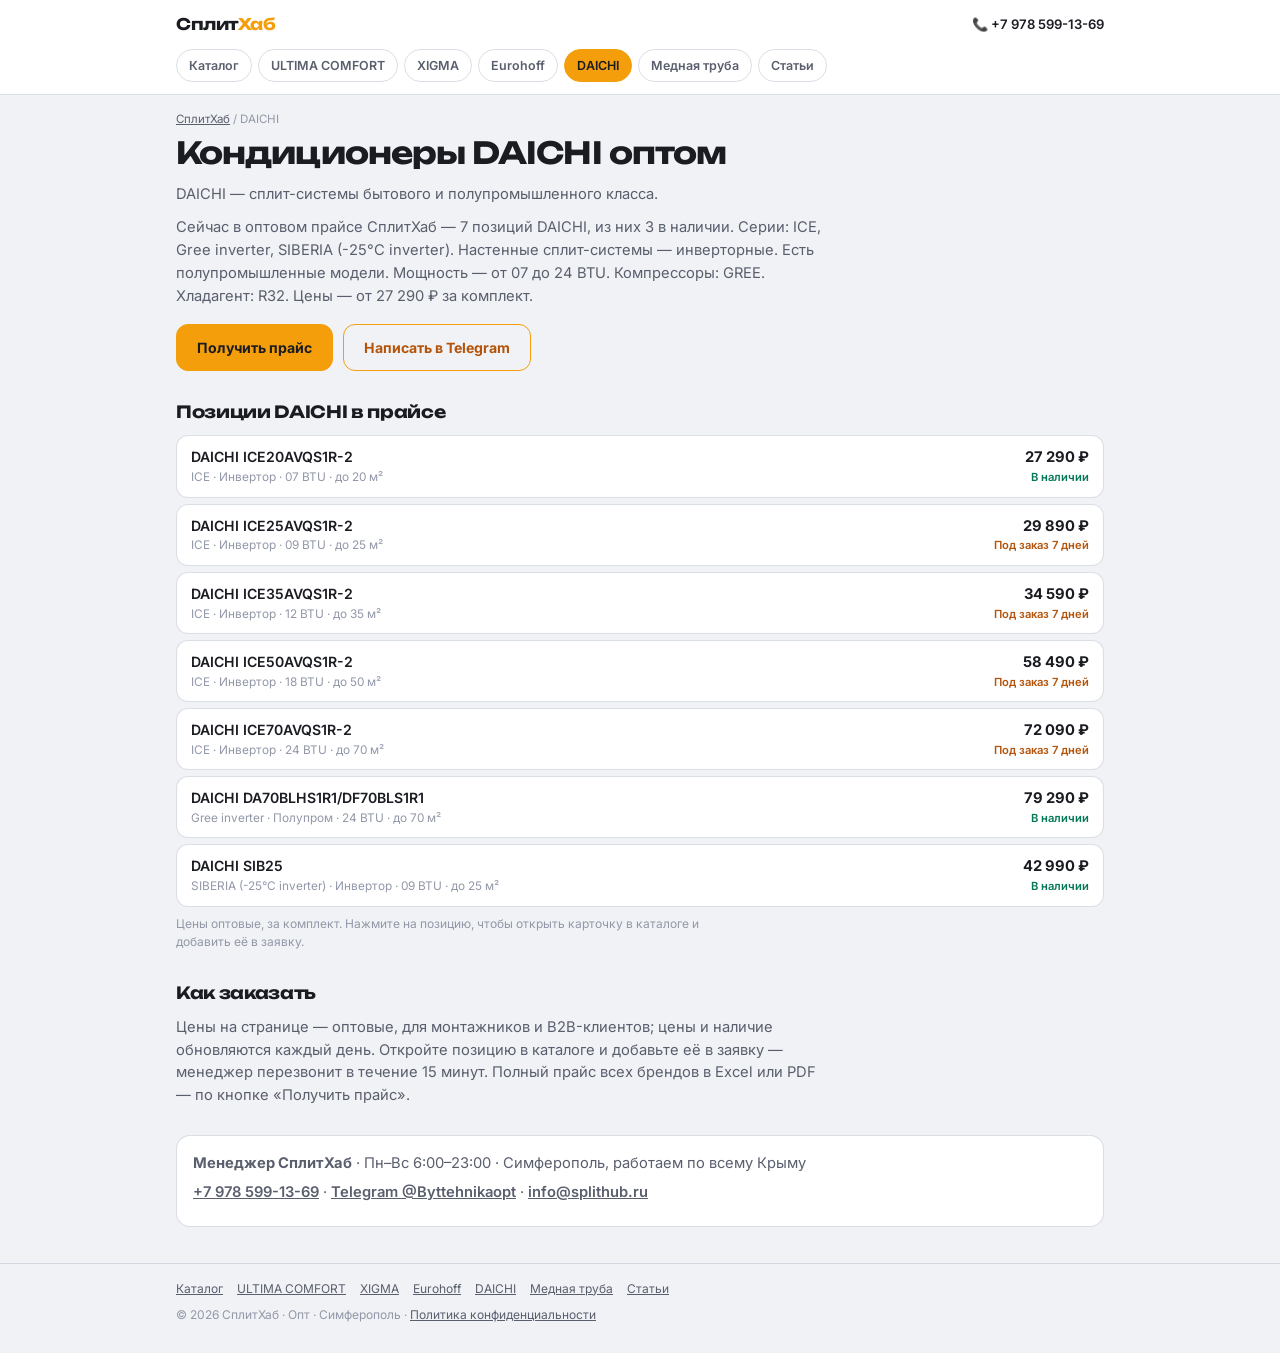
<file: daichi/index.html>
<!DOCTYPE html>
<html lang="ru">
<head>
<meta charset="UTF-8">
<meta name="viewport" content="width=device-width, initial-scale=1.0">
<title>Кондиционеры DAICHI оптом в Симферополе — прайс для монтажников | СплитХаб</title>
<meta name="description" content="Кондиционеры DAICHI оптом в Симферополе и по Крыму: 7 позиций, цены от 27 290 ₽, наличие на складе. Оптовый прайс для монтажников и B2B.">
<meta name="robots" content="index, follow">
<link rel="canonical" href="https://splithub.ru/daichi/">
<meta property="og:type" content="website">
<meta property="og:url" content="https://splithub.ru/daichi/">
<meta property="og:title" content="Кондиционеры DAICHI оптом — СплитХаб">
<meta property="og:description" content="Кондиционеры DAICHI оптом в Симферополе и по Крыму: 7 позиций, цены от 27 290 ₽, наличие на складе. Оптовый прайс для монтажников и B2B.">
<meta property="og:image" content="https://splithub.ru/apple-touch-icon.png">
<link rel="icon" type="image/png" sizes="32x32" href="/assets/icons/favicon-32x32.png">
<link rel="icon" href="/favicon.ico" sizes="48x48">
<link rel="apple-touch-icon" sizes="180x180" href="/apple-touch-icon.png">
<link rel="preconnect" href="https://fonts.googleapis.com">
<link href="https://fonts.googleapis.com/css2?family=Unbounded:wght@600;700&family=Inter:wght@400;600;700&display=swap" rel="stylesheet">
<style>:root{--bg:#F0F2F5;--card:#fff;--text:#1A1C22;--text2:#5A5F6E;--text3:#9298A8;--amber:#F59E0B;--amber-d:#B45309;--green:#047857;--line:rgba(150,160,180,.35);--tg:#229ED9}
@media (prefers-color-scheme:dark){:root:not([data-theme="light"]){--bg:#14161B;--card:#1E2128;--text:#F1F3F7;--text2:#B4BAC7;--text3:#8A91A0;--amber:#F59E0B;--amber-d:#FBBF24;--green:#34D399;--line:rgba(120,130,150,.35)}}
:root[data-theme="dark"]{--bg:#14161B;--card:#1E2128;--text:#F1F3F7;--text2:#B4BAC7;--text3:#8A91A0;--amber:#F59E0B;--amber-d:#FBBF24;--green:#34D399;--line:rgba(120,130,150,.35)}
*,*::before,*::after{margin:0;padding:0;box-sizing:border-box}
body{font-family:'Inter',system-ui,sans-serif;background:var(--bg);color:var(--text);line-height:1.55;overflow-x:hidden}
a{color:inherit}
.wrap{max-width:960px;margin:0 auto;padding:0 16px}
header{border-bottom:1px solid var(--line);background:var(--card)}
.top{display:flex;align-items:center;justify-content:space-between;gap:12px;padding:12px 0}
.logo{font-family:'Unbounded',sans-serif;font-weight:700;font-size:1rem;letter-spacing:-.03em;text-decoration:none}
.logo em{font-style:normal;color:var(--amber)}
.top-ph{font-size:.82rem;font-weight:600;text-decoration:none;white-space:nowrap}
.menu{display:flex;gap:6px;overflow-x:auto;padding:0 0 12px;scrollbar-width:none}
.menu::-webkit-scrollbar{display:none}
.menu a{flex:0 0 auto;font-size:.78rem;font-weight:600;text-decoration:none;padding:6px 12px;border:1px solid var(--line);border-radius:999px;color:var(--text2)}
.menu a[aria-current]{background:var(--amber);border-color:var(--amber);color:#1A1C22}
.crumbs{font-size:.72rem;color:var(--text3);padding:16px 0 6px}
.crumbs a{color:var(--text2)}
h1{font-family:'Unbounded',sans-serif;font-size:clamp(1.3rem,4.6vw,1.9rem);line-height:1.2;letter-spacing:-.03em;margin:0 0 12px}
h2{font-family:'Unbounded',sans-serif;font-size:1.05rem;letter-spacing:-.02em;margin:28px 0 10px}
p{color:var(--text2);font-size:.92rem;margin:0 0 10px;max-width:72ch}
.cta{display:flex;flex-wrap:wrap;gap:10px;margin:16px 0 4px}
.btn{display:inline-flex;align-items:center;justify-content:center;font-weight:700;font-size:.88rem;padding:12px 20px;border-radius:12px;text-decoration:none;border:1.5px solid var(--amber)}
.btn-main{background:var(--amber);color:#1A1C22}
.btn-ghost{color:var(--amber-d)}
.rows{list-style:none;display:flex;flex-direction:column;gap:6px;margin:6px 0 0}
.row{display:flex;align-items:center;justify-content:space-between;gap:12px;background:var(--card);border:1px solid var(--line);border-radius:12px;padding:10px 14px}
.row-main{display:flex;flex-direction:column;min-width:0;text-decoration:none}
.row-name{font-weight:600;font-size:.88rem;overflow-wrap:anywhere}
.row-main:hover .row-name{color:var(--amber-d)}
.row-meta{font-size:.74rem;color:var(--text3)}
.row-side{display:flex;flex-direction:column;align-items:flex-end;flex:0 0 auto;text-align:right}
.row-price{font-weight:700;font-size:.92rem;white-space:nowrap}
.row-stock{font-size:.7rem;font-weight:600;white-space:nowrap}
.row-stock.in{color:var(--green)}
.row-stock.wait{color:var(--amber-d)}
.row-stock.out{color:var(--text3)}
.note{font-size:.75rem;color:var(--text3);margin-top:8px}
.contacts{background:var(--card);border:1px solid var(--line);border-radius:14px;padding:16px;margin:28px 0 0}
.contacts p{margin-bottom:6px}
.contacts a{font-weight:600}
footer{border-top:1px solid var(--line);margin-top:36px;padding:16px 0 28px;font-size:.75rem;color:var(--text3)}
footer nav{display:flex;flex-wrap:wrap;gap:6px 14px;margin-bottom:8px}
footer a{color:var(--text2)}
@media (max-width:420px){.row{padding:10px 12px}.row-name{font-size:.84rem}}</style>
<script type="application/ld+json">
{
 "@context": "https://schema.org",
 "@graph": [
  {
   "@type": "Organization",
   "@id": "https://splithub.ru/#org",
   "name": "СплитХаб",
   "url": "https://splithub.ru/"
  },
  {
   "@type": "BreadcrumbList",
   "itemListElement": [
    {
     "@type": "ListItem",
     "position": 1,
     "name": "СплитХаб",
     "item": "https://splithub.ru/"
    },
    {
     "@type": "ListItem",
     "position": 2,
     "name": "Кондиционеры DAICHI оптом",
     "item": "https://splithub.ru/daichi/"
    }
   ]
  },
  {
   "@type": "ItemList",
   "@id": "https://splithub.ru/daichi/#list",
   "name": "Кондиционеры DAICHI оптом",
   "url": "https://splithub.ru/daichi/",
   "numberOfItems": 7,
   "itemListElement": [
    {
     "@type": "ListItem",
     "position": 1,
     "item": {
      "@type": "Product",
      "name": "DAICHI ICE20AVQS1R-2",
      "sku": "daichi-ice-07",
      "url": "https://splithub.ru/?p=1039",
      "offers": {
       "@type": "Offer",
       "price": "27290",
       "priceCurrency": "RUB",
       "availability": "https://schema.org/InStock",
       "url": "https://splithub.ru/?p=1039",
       "seller": {
        "@id": "https://splithub.ru/#org"
       }
      },
      "brand": {
       "@type": "Brand",
       "name": "DAICHI"
      },
      "description": "Инвертор 07 BTU · до 20 м²",
      "image": "https://splithub.ru/assets/img/products/daichi-ice-inv.webp"
     }
    },
    {
     "@type": "ListItem",
     "position": 2,
     "item": {
      "@type": "Product",
      "name": "DAICHI ICE25AVQS1R-2",
      "sku": "daichi-ice-09",
      "url": "https://splithub.ru/?p=1040",
      "offers": {
       "@type": "Offer",
       "price": "29890",
       "priceCurrency": "RUB",
       "availability": "https://schema.org/BackOrder",
       "url": "https://splithub.ru/?p=1040",
       "seller": {
        "@id": "https://splithub.ru/#org"
       }
      },
      "brand": {
       "@type": "Brand",
       "name": "DAICHI"
      },
      "description": "Инвертор 09 BTU · до 25 м²",
      "image": "https://splithub.ru/assets/img/products/daichi-ice-inv.webp"
     }
    },
    {
     "@type": "ListItem",
     "position": 3,
     "item": {
      "@type": "Product",
      "name": "DAICHI ICE35AVQS1R-2",
      "sku": "daichi-ice-12",
      "url": "https://splithub.ru/?p=1041",
      "offers": {
       "@type": "Offer",
       "price": "34590",
       "priceCurrency": "RUB",
       "availability": "https://schema.org/BackOrder",
       "url": "https://splithub.ru/?p=1041",
       "seller": {
        "@id": "https://splithub.ru/#org"
       }
      },
      "brand": {
       "@type": "Brand",
       "name": "DAICHI"
      },
      "description": "Инвертор 12 BTU · до 35 м²",
      "image": "https://splithub.ru/assets/img/products/daichi-ice-inv.webp"
     }
    },
    {
     "@type": "ListItem",
     "position": 4,
     "item": {
      "@type": "Product",
      "name": "DAICHI ICE50AVQS1R-2",
      "sku": "daichi-ice-18",
      "url": "https://splithub.ru/?p=1042",
      "offers": {
       "@type": "Offer",
       "price": "58490",
       "priceCurrency": "RUB",
       "availability": "https://schema.org/BackOrder",
       "url": "https://splithub.ru/?p=1042",
       "seller": {
        "@id": "https://splithub.ru/#org"
       }
      },
      "brand": {
       "@type": "Brand",
       "name": "DAICHI"
      },
      "description": "Инвертор 18 BTU · до 50 м²",
      "image": "https://splithub.ru/assets/img/products/daichi-ice-inv.webp"
     }
    },
    {
     "@type": "ListItem",
     "position": 5,
     "item": {
      "@type": "Product",
      "name": "DAICHI ICE70AVQS1R-2",
      "sku": "daichi-ice-24",
      "url": "https://splithub.ru/?p=1043",
      "offers": {
       "@type": "Offer",
       "price": "72090",
       "priceCurrency": "RUB",
       "availability": "https://schema.org/BackOrder",
       "url": "https://splithub.ru/?p=1043",
       "seller": {
        "@id": "https://splithub.ru/#org"
       }
      },
      "brand": {
       "@type": "Brand",
       "name": "DAICHI"
      },
      "description": "Инвертор 24 BTU · до 70 м²",
      "image": "https://splithub.ru/assets/img/products/daichi-ice-inv.webp"
     }
    },
    {
     "@type": "ListItem",
     "position": 6,
     "item": {
      "@type": "Product",
      "name": "DAICHI DA70BLHS1R1/DF70BLS1R1",
      "sku": "daichi-da70blhs1r1-df70bls1r1",
      "url": "https://splithub.ru/?p=1711",
      "offers": {
       "@type": "Offer",
       "price": "79290",
       "priceCurrency": "RUB",
       "availability": "https://schema.org/InStock",
       "url": "https://splithub.ru/?p=1711",
       "seller": {
        "@id": "https://splithub.ru/#org"
       }
      },
      "brand": {
       "@type": "Brand",
       "name": "DAICHI"
      },
      "description": "Канальный инвертор 24 BTU · до 70 м²",
      "image": "https://splithub.ru/assets/img/products/daichi-gree-inverter.webp"
     }
    },
    {
     "@type": "ListItem",
     "position": 7,
     "item": {
      "@type": "Product",
      "name": "DAICHI SIB25",
      "sku": "daichi-sib25",
      "url": "https://splithub.ru/?p=1748",
      "offers": {
       "@type": "Offer",
       "price": "42990",
       "priceCurrency": "RUB",
       "availability": "https://schema.org/InStock",
       "url": "https://splithub.ru/?p=1748",
       "seller": {
        "@id": "https://splithub.ru/#org"
       }
      },
      "brand": {
       "@type": "Brand",
       "name": "DAICHI"
      },
      "description": "SIBERIA инвертор 09 BTU · до 25 м² · обогрев до -25 °C",
      "image": "https://splithub.ru/assets/img/products/daichi-siberia-25-c-inverter.webp"
     }
    }
   ]
  }
 ]
}
</script>
<!-- Yandex.Metrika counter -->
<script type="text/javascript">
    (function(m,e,t,r,i,k,a){
        m[i]=m[i]||function(){(m[i].a=m[i].a||[]).push(arguments)};
        m[i].l=1*new Date();
        for (var j = 0; j < document.scripts.length; j++) {if (document.scripts[j].src === r) { return; }}
        k=e.createElement(t),a=e.getElementsByTagName(t)[0],k.async=1,k.src=r,a.parentNode.insertBefore(k,a)
    })(window, document,'script','https://mc.yandex.ru/metrika/tag.js?id=109740770', 'ym');

    ym(109740770, 'init', {ssr:true, webvisor:true, clickmap:true, ecommerce:"dataLayer", referrer: document.referrer, url: location.href, accurateTrackBounce:true, trackLinks:true});
</script>
<noscript><div><img src="https://mc.yandex.ru/watch/109740770" style="position:absolute; left:-9999px;" alt="" /></div></noscript>
<!-- /Yandex.Metrika counter -->
</head>
<body>
<header>
  <div class="wrap">
    <div class="top">
      <a class="logo" href="/">Сплит<em>Хаб</em></a>
      <a class="top-ph" href="tel:+79785991369">&#128222; +7 978 599-13-69</a>
    </div>
    <nav class="menu" aria-label="Бренды и разделы">
    <a href="/">Каталог</a>
    <a href="/ultima-comfort/">ULTIMA COMFORT</a>
    <a href="/xigma/">XIGMA</a>
    <a href="/eurohoff/">Eurohoff</a>
    <a href="/daichi/" aria-current="page">DAICHI</a>
    <a href="/mednaya-truba/">Медная труба</a>
    <a href="/articles/">Статьи</a>
    </nav>
  </div>
</header>
<main class="wrap">
  <div class="crumbs"><a href="/">СплитХаб</a> / DAICHI</div>
  <h1>Кондиционеры DAICHI оптом</h1>
  <p>DAICHI — сплит-системы бытового и полупромышленного класса.</p>
  <p>Сейчас в оптовом прайсе СплитХаб — 7 позиций DAICHI, из них 3 в наличии. Серии: ICE, Gree inverter, SIBERIA (-25°C inverter). Настенные сплит-системы — инверторные. Есть полупромышленные модели. Мощность — от 07 до 24 BTU. Компрессоры: GREE. Хладагент: R32. Цены — от 27 290 ₽ за комплект.</p>
  <div class="cta">
    <a class="btn btn-main" href="/?price=1">Получить прайс</a>
    <a class="btn btn-ghost" href="https://t.me/Byttehnikaopt" target="_blank" rel="noopener">Написать в Telegram</a>
  </div>
  <h2>Позиции DAICHI в прайсе</h2>
  <ul class="rows">
    <li class="row" data-sku="daichi-ice-07">
      <a class="row-main" href="/?p=1039"><span class="row-name">DAICHI ICE20AVQS1R-2</span><span class="row-meta">ICE · Инвертор · 07 BTU · до 20 м²</span></a>
      <div class="row-side"><span class="row-price"><span data-price>27 290</span>&nbsp;₽</span><span class="row-stock in" data-stock>В наличии</span></div>
    </li>
    <li class="row" data-sku="daichi-ice-09">
      <a class="row-main" href="/?p=1040"><span class="row-name">DAICHI ICE25AVQS1R-2</span><span class="row-meta">ICE · Инвертор · 09 BTU · до 25 м²</span></a>
      <div class="row-side"><span class="row-price"><span data-price>29 890</span>&nbsp;₽</span><span class="row-stock wait" data-stock>Под заказ 7 дней</span></div>
    </li>
    <li class="row" data-sku="daichi-ice-12">
      <a class="row-main" href="/?p=1041"><span class="row-name">DAICHI ICE35AVQS1R-2</span><span class="row-meta">ICE · Инвертор · 12 BTU · до 35 м²</span></a>
      <div class="row-side"><span class="row-price"><span data-price>34 590</span>&nbsp;₽</span><span class="row-stock wait" data-stock>Под заказ 7 дней</span></div>
    </li>
    <li class="row" data-sku="daichi-ice-18">
      <a class="row-main" href="/?p=1042"><span class="row-name">DAICHI ICE50AVQS1R-2</span><span class="row-meta">ICE · Инвертор · 18 BTU · до 50 м²</span></a>
      <div class="row-side"><span class="row-price"><span data-price>58 490</span>&nbsp;₽</span><span class="row-stock wait" data-stock>Под заказ 7 дней</span></div>
    </li>
    <li class="row" data-sku="daichi-ice-24">
      <a class="row-main" href="/?p=1043"><span class="row-name">DAICHI ICE70AVQS1R-2</span><span class="row-meta">ICE · Инвертор · 24 BTU · до 70 м²</span></a>
      <div class="row-side"><span class="row-price"><span data-price>72 090</span>&nbsp;₽</span><span class="row-stock wait" data-stock>Под заказ 7 дней</span></div>
    </li>
    <li class="row" data-sku="daichi-da70blhs1r1-df70bls1r1">
      <a class="row-main" href="/?p=1711"><span class="row-name">DAICHI DA70BLHS1R1/DF70BLS1R1</span><span class="row-meta">Gree inverter · Полупром · 24 BTU · до 70 м²</span></a>
      <div class="row-side"><span class="row-price"><span data-price>79 290</span>&nbsp;₽</span><span class="row-stock in" data-stock>В наличии</span></div>
    </li>
    <li class="row" data-sku="daichi-sib25">
      <a class="row-main" href="/?p=1748"><span class="row-name">DAICHI SIB25</span><span class="row-meta">SIBERIA (-25°C inverter) · Инвертор · 09 BTU · до 25 м²</span></a>
      <div class="row-side"><span class="row-price"><span data-price>42 990</span>&nbsp;₽</span><span class="row-stock in" data-stock>В наличии</span></div>
    </li>
  </ul>
  <p class="note">Цены оптовые, за комплект. Нажмите на позицию, чтобы открыть карточку в каталоге и добавить её в заявку.</p>
  <h2>Как заказать</h2>
  <p>Цены на странице — оптовые, для монтажников и B2B-клиентов; цены и наличие обновляются каждый день. Откройте позицию в каталоге и добавьте её в заявку — менеджер перезвонит в течение 15 минут. Полный прайс всех брендов в Excel или PDF — по кнопке «Получить прайс».</p>
  <div class="contacts">
    <p><b>Менеджер СплитХаб</b> · Пн–Вс 6:00–23:00 · Симферополь, работаем по всему Крыму</p>
    <p><a href="tel:+79785991369">+7 978 599-13-69</a> · <a href="https://t.me/Byttehnikaopt" target="_blank" rel="noopener">Telegram @Byttehnikaopt</a> · <a href="mailto:info@splithub.ru">info@splithub.ru</a></p>
  </div>
</main>
<footer>
  <div class="wrap">
    <nav aria-label="Разделы сайта">
    <a href="/">Каталог</a>
    <a href="/ultima-comfort/">ULTIMA COMFORT</a>
    <a href="/xigma/">XIGMA</a>
    <a href="/eurohoff/">Eurohoff</a>
    <a href="/daichi/" aria-current="page">DAICHI</a>
    <a href="/mednaya-truba/">Медная труба</a>
    <a href="/articles/">Статьи</a>
    </nav>
    <div>&copy; 2026 СплитХаб · Опт · Симферополь · <a href="/privacy/">Политика конфиденциальности</a></div>
  </div>
</footer>
<script>(function(){
  try{
    fetch('/api/admin.php?action=products_overrides_public').then(function(r){return r.json();}).then(function(d){
      if(!d||!d.ok||!d.overrides) return;
      document.querySelectorAll('.row[data-sku]').forEach(function(row){
        var ov=d.overrides[row.getAttribute('data-sku')];
        if(!ov) return;
        if(ov.active===0||ov.active==='0'){ row.style.display='none'; return; }
        if(ov.price){ row.querySelector('[data-price]').textContent=Number(ov.price).toLocaleString('ru-RU'); }
        if(ov.stockLabel){ row.querySelector('[data-stock]').textContent=ov.stockLabel; }
      });
    }).catch(function(){});
  }catch(e){}
})();</script>
</body>
</html>
</file>
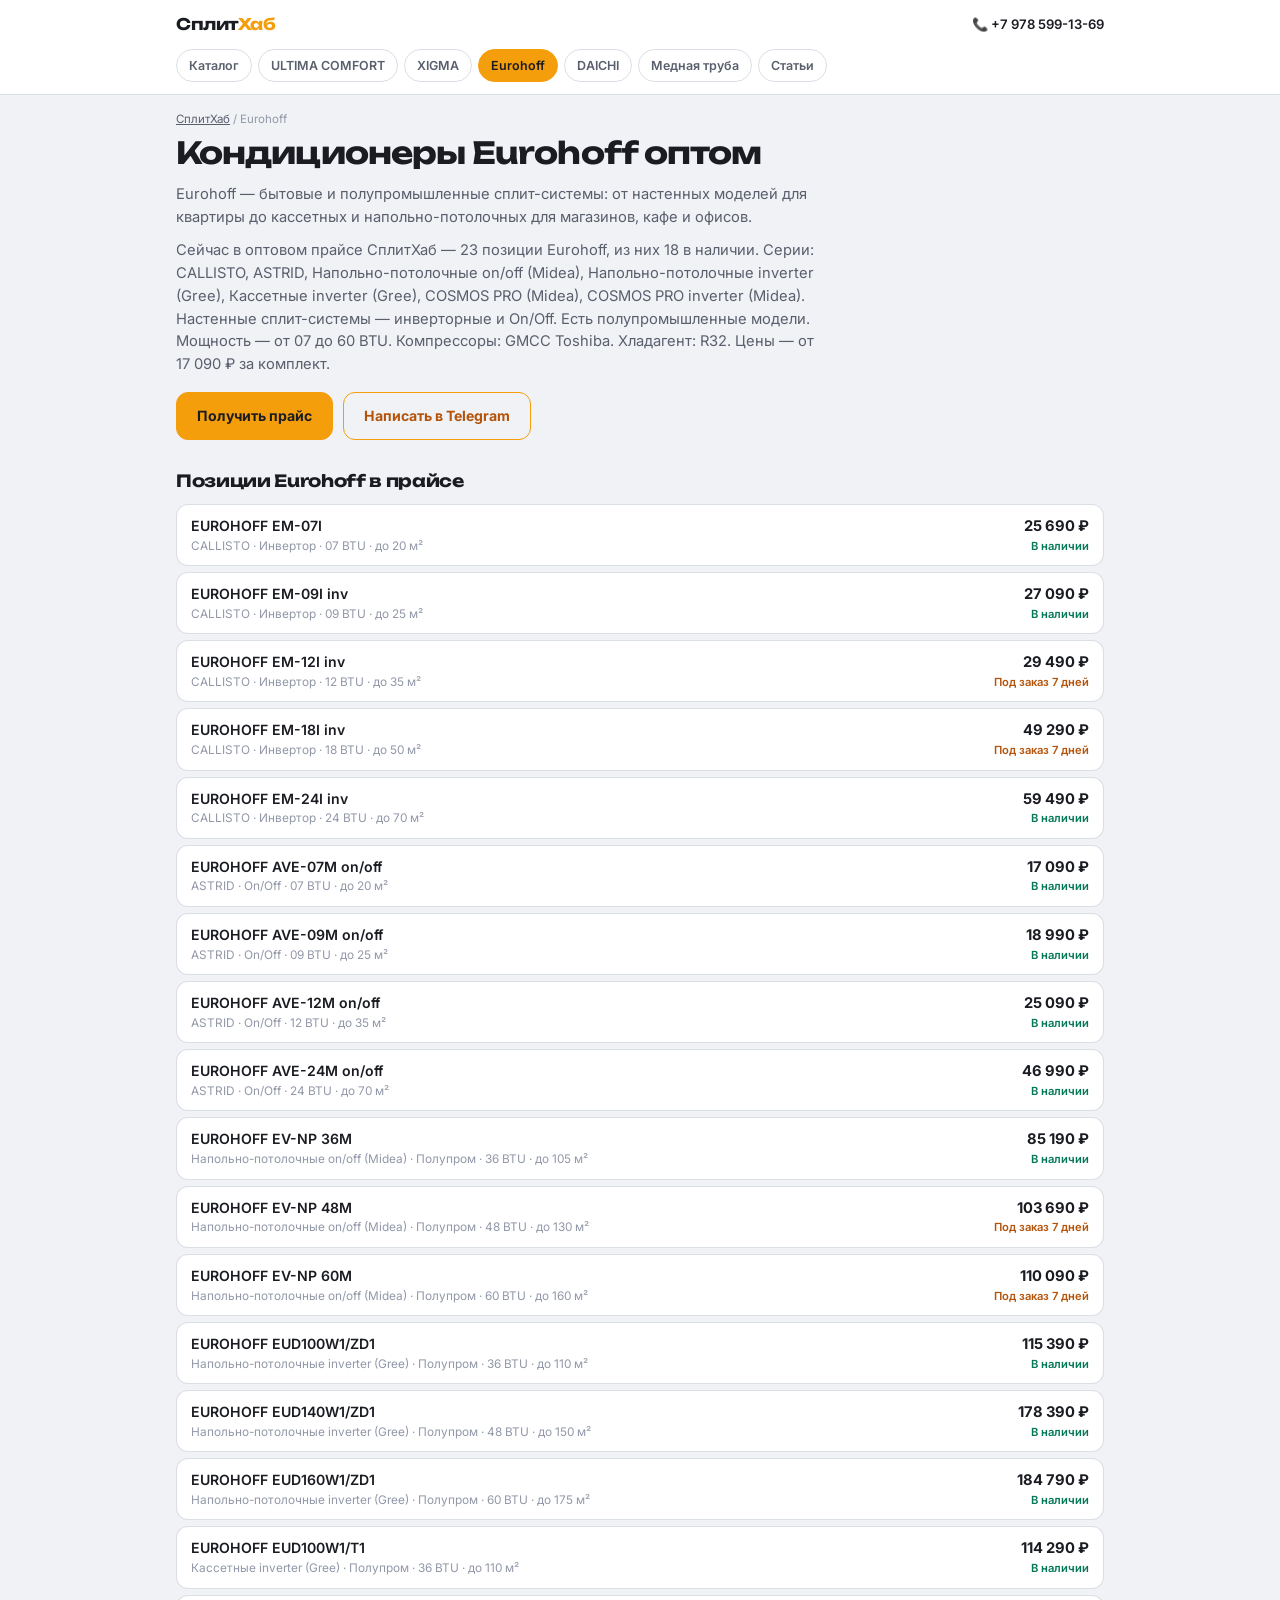
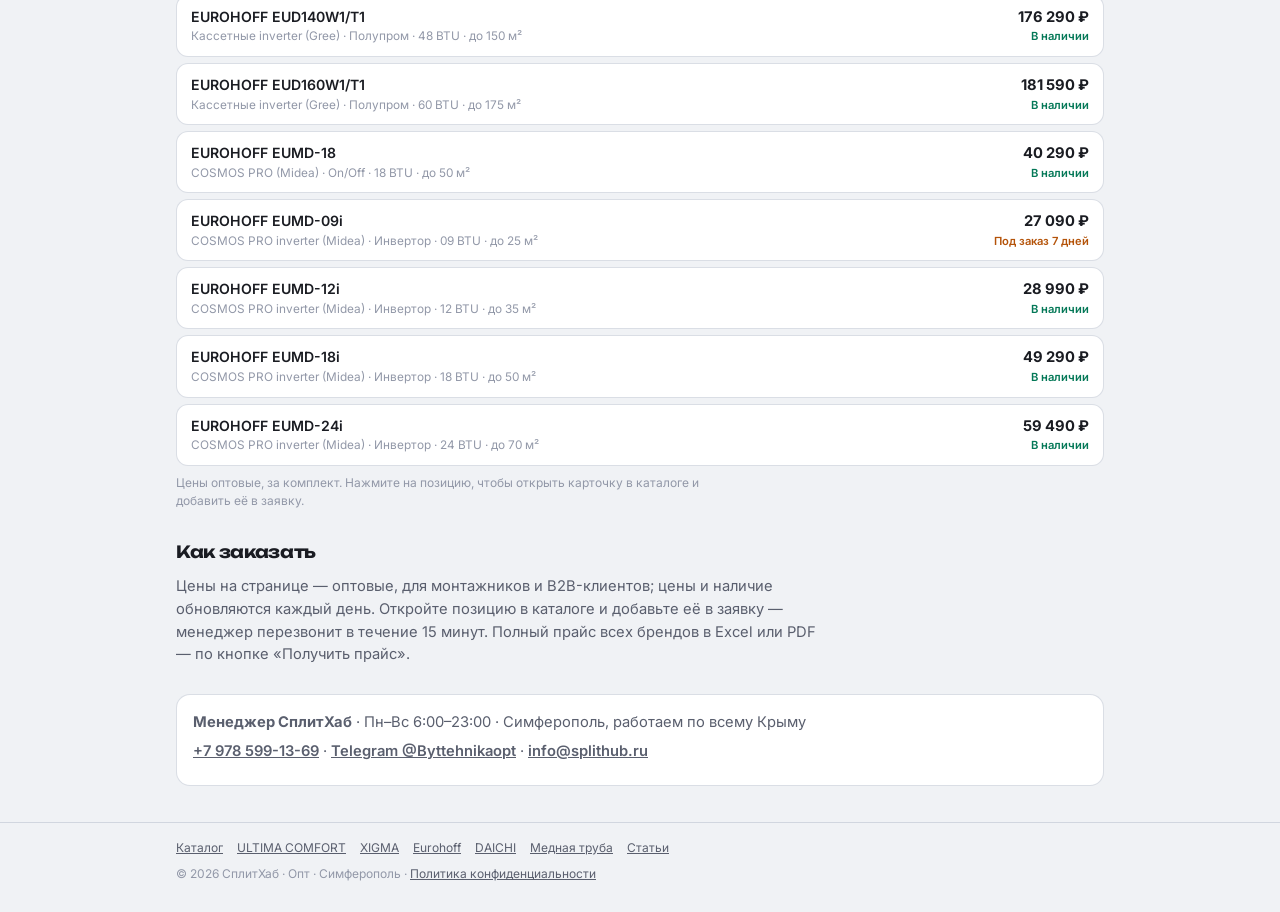
<file: eurohoff/index.html>
<!DOCTYPE html>
<html lang="ru">
<head>
<meta charset="UTF-8">
<meta name="viewport" content="width=device-width, initial-scale=1.0">
<title>Кондиционеры Eurohoff оптом в Симферополе — прайс для монтажников | СплитХаб</title>
<meta name="description" content="Кондиционеры Eurohoff оптом в Симферополе и по Крыму: 23 позиции, цены от 17 090 ₽, наличие на складе. Оптовый прайс для монтажников и B2B.">
<meta name="robots" content="index, follow">
<link rel="canonical" href="https://splithub.ru/eurohoff/">
<meta property="og:type" content="website">
<meta property="og:url" content="https://splithub.ru/eurohoff/">
<meta property="og:title" content="Кондиционеры Eurohoff оптом — СплитХаб">
<meta property="og:description" content="Кондиционеры Eurohoff оптом в Симферополе и по Крыму: 23 позиции, цены от 17 090 ₽, наличие на складе. Оптовый прайс для монтажников и B2B.">
<meta property="og:image" content="https://splithub.ru/apple-touch-icon.png">
<link rel="icon" type="image/png" sizes="32x32" href="/assets/icons/favicon-32x32.png">
<link rel="icon" href="/favicon.ico" sizes="48x48">
<link rel="apple-touch-icon" sizes="180x180" href="/apple-touch-icon.png">
<link rel="preconnect" href="https://fonts.googleapis.com">
<link href="https://fonts.googleapis.com/css2?family=Unbounded:wght@600;700&family=Inter:wght@400;600;700&display=swap" rel="stylesheet">
<style>:root{--bg:#F0F2F5;--card:#fff;--text:#1A1C22;--text2:#5A5F6E;--text3:#9298A8;--amber:#F59E0B;--amber-d:#B45309;--green:#047857;--line:rgba(150,160,180,.35);--tg:#229ED9}
@media (prefers-color-scheme:dark){:root:not([data-theme="light"]){--bg:#14161B;--card:#1E2128;--text:#F1F3F7;--text2:#B4BAC7;--text3:#8A91A0;--amber:#F59E0B;--amber-d:#FBBF24;--green:#34D399;--line:rgba(120,130,150,.35)}}
:root[data-theme="dark"]{--bg:#14161B;--card:#1E2128;--text:#F1F3F7;--text2:#B4BAC7;--text3:#8A91A0;--amber:#F59E0B;--amber-d:#FBBF24;--green:#34D399;--line:rgba(120,130,150,.35)}
*,*::before,*::after{margin:0;padding:0;box-sizing:border-box}
body{font-family:'Inter',system-ui,sans-serif;background:var(--bg);color:var(--text);line-height:1.55;overflow-x:hidden}
a{color:inherit}
.wrap{max-width:960px;margin:0 auto;padding:0 16px}
header{border-bottom:1px solid var(--line);background:var(--card)}
.top{display:flex;align-items:center;justify-content:space-between;gap:12px;padding:12px 0}
.logo{font-family:'Unbounded',sans-serif;font-weight:700;font-size:1rem;letter-spacing:-.03em;text-decoration:none}
.logo em{font-style:normal;color:var(--amber)}
.top-ph{font-size:.82rem;font-weight:600;text-decoration:none;white-space:nowrap}
.menu{display:flex;gap:6px;overflow-x:auto;padding:0 0 12px;scrollbar-width:none}
.menu::-webkit-scrollbar{display:none}
.menu a{flex:0 0 auto;font-size:.78rem;font-weight:600;text-decoration:none;padding:6px 12px;border:1px solid var(--line);border-radius:999px;color:var(--text2)}
.menu a[aria-current]{background:var(--amber);border-color:var(--amber);color:#1A1C22}
.crumbs{font-size:.72rem;color:var(--text3);padding:16px 0 6px}
.crumbs a{color:var(--text2)}
h1{font-family:'Unbounded',sans-serif;font-size:clamp(1.3rem,4.6vw,1.9rem);line-height:1.2;letter-spacing:-.03em;margin:0 0 12px}
h2{font-family:'Unbounded',sans-serif;font-size:1.05rem;letter-spacing:-.02em;margin:28px 0 10px}
p{color:var(--text2);font-size:.92rem;margin:0 0 10px;max-width:72ch}
.cta{display:flex;flex-wrap:wrap;gap:10px;margin:16px 0 4px}
.btn{display:inline-flex;align-items:center;justify-content:center;font-weight:700;font-size:.88rem;padding:12px 20px;border-radius:12px;text-decoration:none;border:1.5px solid var(--amber)}
.btn-main{background:var(--amber);color:#1A1C22}
.btn-ghost{color:var(--amber-d)}
.rows{list-style:none;display:flex;flex-direction:column;gap:6px;margin:6px 0 0}
.row{display:flex;align-items:center;justify-content:space-between;gap:12px;background:var(--card);border:1px solid var(--line);border-radius:12px;padding:10px 14px}
.row-main{display:flex;flex-direction:column;min-width:0;text-decoration:none}
.row-name{font-weight:600;font-size:.88rem;overflow-wrap:anywhere}
.row-main:hover .row-name{color:var(--amber-d)}
.row-meta{font-size:.74rem;color:var(--text3)}
.row-side{display:flex;flex-direction:column;align-items:flex-end;flex:0 0 auto;text-align:right}
.row-price{font-weight:700;font-size:.92rem;white-space:nowrap}
.row-stock{font-size:.7rem;font-weight:600;white-space:nowrap}
.row-stock.in{color:var(--green)}
.row-stock.wait{color:var(--amber-d)}
.row-stock.out{color:var(--text3)}
.note{font-size:.75rem;color:var(--text3);margin-top:8px}
.contacts{background:var(--card);border:1px solid var(--line);border-radius:14px;padding:16px;margin:28px 0 0}
.contacts p{margin-bottom:6px}
.contacts a{font-weight:600}
footer{border-top:1px solid var(--line);margin-top:36px;padding:16px 0 28px;font-size:.75rem;color:var(--text3)}
footer nav{display:flex;flex-wrap:wrap;gap:6px 14px;margin-bottom:8px}
footer a{color:var(--text2)}
@media (max-width:420px){.row{padding:10px 12px}.row-name{font-size:.84rem}}</style>
<script type="application/ld+json">
{
 "@context": "https://schema.org",
 "@graph": [
  {
   "@type": "Organization",
   "@id": "https://splithub.ru/#org",
   "name": "СплитХаб",
   "url": "https://splithub.ru/"
  },
  {
   "@type": "BreadcrumbList",
   "itemListElement": [
    {
     "@type": "ListItem",
     "position": 1,
     "name": "СплитХаб",
     "item": "https://splithub.ru/"
    },
    {
     "@type": "ListItem",
     "position": 2,
     "name": "Кондиционеры Eurohoff оптом",
     "item": "https://splithub.ru/eurohoff/"
    }
   ]
  },
  {
   "@type": "ItemList",
   "@id": "https://splithub.ru/eurohoff/#list",
   "name": "Кондиционеры Eurohoff оптом",
   "url": "https://splithub.ru/eurohoff/",
   "numberOfItems": 23,
   "itemListElement": [
    {
     "@type": "ListItem",
     "position": 1,
     "item": {
      "@type": "Product",
      "name": "EUROHOFF EM-07I",
      "sku": "eurohoff-em-07i",
      "url": "https://splithub.ru/?p=1755",
      "offers": {
       "@type": "Offer",
       "price": "25690",
       "priceCurrency": "RUB",
       "availability": "https://schema.org/InStock",
       "url": "https://splithub.ru/?p=1755",
       "seller": {
        "@id": "https://splithub.ru/#org"
       }
      },
      "brand": {
       "@type": "Brand",
       "name": "Eurohoff"
      },
      "description": "Инвертор 07 BTU · до 20 м²",
      "image": "https://splithub.ru/assets/img/products/eurohoff-callisto.webp"
     }
    },
    {
     "@type": "ListItem",
     "position": 2,
     "item": {
      "@type": "Product",
      "name": "EUROHOFF EM-09I inv",
      "sku": "eurohoff-callisto-09",
      "url": "https://splithub.ru/?p=1030",
      "offers": {
       "@type": "Offer",
       "price": "27090",
       "priceCurrency": "RUB",
       "availability": "https://schema.org/InStock",
       "url": "https://splithub.ru/?p=1030",
       "seller": {
        "@id": "https://splithub.ru/#org"
       }
      },
      "brand": {
       "@type": "Brand",
       "name": "Eurohoff"
      },
      "description": "Инвертор 09 BTU · до 25 м²",
      "image": "https://splithub.ru/assets/img/products/eurohoff-callisto.webp"
     }
    },
    {
     "@type": "ListItem",
     "position": 3,
     "item": {
      "@type": "Product",
      "name": "EUROHOFF EM-12I inv",
      "sku": "eurohoff-callisto-12",
      "url": "https://splithub.ru/?p=1031",
      "offers": {
       "@type": "Offer",
       "price": "29490",
       "priceCurrency": "RUB",
       "availability": "https://schema.org/BackOrder",
       "url": "https://splithub.ru/?p=1031",
       "seller": {
        "@id": "https://splithub.ru/#org"
       }
      },
      "brand": {
       "@type": "Brand",
       "name": "Eurohoff"
      },
      "description": "Инвертор 12 BTU · до 35 м²",
      "image": "https://splithub.ru/assets/img/products/eurohoff-callisto.webp"
     }
    },
    {
     "@type": "ListItem",
     "position": 4,
     "item": {
      "@type": "Product",
      "name": "EUROHOFF EM-18I inv",
      "sku": "eurohoff-callisto-18",
      "url": "https://splithub.ru/?p=1032",
      "offers": {
       "@type": "Offer",
       "price": "49290",
       "priceCurrency": "RUB",
       "availability": "https://schema.org/BackOrder",
       "url": "https://splithub.ru/?p=1032",
       "seller": {
        "@id": "https://splithub.ru/#org"
       }
      },
      "brand": {
       "@type": "Brand",
       "name": "Eurohoff"
      },
      "description": "Инвертор 18 BTU · до 55 м²",
      "image": "https://splithub.ru/assets/img/products/eurohoff-callisto.webp"
     }
    },
    {
     "@type": "ListItem",
     "position": 5,
     "item": {
      "@type": "Product",
      "name": "EUROHOFF EM-24I inv",
      "sku": "eurohoff-callisto-24",
      "url": "https://splithub.ru/?p=1033",
      "offers": {
       "@type": "Offer",
       "price": "59490",
       "priceCurrency": "RUB",
       "availability": "https://schema.org/InStock",
       "url": "https://splithub.ru/?p=1033",
       "seller": {
        "@id": "https://splithub.ru/#org"
       }
      },
      "brand": {
       "@type": "Brand",
       "name": "Eurohoff"
      },
      "description": "Инвертор 24 BTU · до 80 м²",
      "image": "https://splithub.ru/assets/img/products/eurohoff-callisto.webp"
     }
    },
    {
     "@type": "ListItem",
     "position": 6,
     "item": {
      "@type": "Product",
      "name": "EUROHOFF AVE-07M on/off",
      "sku": "eurohoff-astrid-07",
      "url": "https://splithub.ru/?p=1034",
      "offers": {
       "@type": "Offer",
       "price": "17090",
       "priceCurrency": "RUB",
       "availability": "https://schema.org/InStock",
       "url": "https://splithub.ru/?p=1034",
       "seller": {
        "@id": "https://splithub.ru/#org"
       }
      },
      "brand": {
       "@type": "Brand",
       "name": "Eurohoff"
      },
      "description": "On/Off 07 BTU · до 20 м²",
      "image": "https://splithub.ru/assets/img/products/eurohoff-astrid.webp"
     }
    },
    {
     "@type": "ListItem",
     "position": 7,
     "item": {
      "@type": "Product",
      "name": "EUROHOFF AVE-09M on/off",
      "sku": "eurohoff-astrid-09",
      "url": "https://splithub.ru/?p=1035",
      "offers": {
       "@type": "Offer",
       "price": "18990",
       "priceCurrency": "RUB",
       "availability": "https://schema.org/InStock",
       "url": "https://splithub.ru/?p=1035",
       "seller": {
        "@id": "https://splithub.ru/#org"
       }
      },
      "brand": {
       "@type": "Brand",
       "name": "Eurohoff"
      },
      "description": "On/Off 09 BTU · до 25 м²",
      "image": "https://splithub.ru/assets/img/products/eurohoff-astrid.webp"
     }
    },
    {
     "@type": "ListItem",
     "position": 8,
     "item": {
      "@type": "Product",
      "name": "EUROHOFF AVE-12M on/off",
      "sku": "eurohoff-astrid-12",
      "url": "https://splithub.ru/?p=1036",
      "offers": {
       "@type": "Offer",
       "price": "25090",
       "priceCurrency": "RUB",
       "availability": "https://schema.org/InStock",
       "url": "https://splithub.ru/?p=1036",
       "seller": {
        "@id": "https://splithub.ru/#org"
       }
      },
      "brand": {
       "@type": "Brand",
       "name": "Eurohoff"
      },
      "description": "On/Off 12 BTU · до 35 м²",
      "image": "https://splithub.ru/assets/img/products/eurohoff-astrid.webp"
     }
    },
    {
     "@type": "ListItem",
     "position": 9,
     "item": {
      "@type": "Product",
      "name": "EUROHOFF AVE-24M on/off",
      "sku": "eurohoff-astrid-24",
      "url": "https://splithub.ru/?p=1038",
      "offers": {
       "@type": "Offer",
       "price": "46990",
       "priceCurrency": "RUB",
       "availability": "https://schema.org/InStock",
       "url": "https://splithub.ru/?p=1038",
       "seller": {
        "@id": "https://splithub.ru/#org"
       }
      },
      "brand": {
       "@type": "Brand",
       "name": "Eurohoff"
      },
      "description": "On/Off 24 BTU · до 70 м²",
      "image": "https://splithub.ru/assets/img/products/eurohoff-astrid.webp"
     }
    },
    {
     "@type": "ListItem",
     "position": 10,
     "item": {
      "@type": "Product",
      "name": "EUROHOFF EV-NP 36M",
      "sku": "eurohoff-ev-np-36m",
      "url": "https://splithub.ru/?p=1715",
      "offers": {
       "@type": "Offer",
       "price": "85190",
       "priceCurrency": "RUB",
       "availability": "https://schema.org/InStock",
       "url": "https://splithub.ru/?p=1715",
       "seller": {
        "@id": "https://splithub.ru/#org"
       }
      },
      "brand": {
       "@type": "Brand",
       "name": "Eurohoff"
      },
      "description": "Напольно-потолочный on/off 36 BTU · до 105 м²",
      "image": "https://splithub.ru/assets/img/products/eurohoff-napolno-potolochnye-on-off-midea.webp"
     }
    },
    {
     "@type": "ListItem",
     "position": 11,
     "item": {
      "@type": "Product",
      "name": "EUROHOFF EV-NP 48M",
      "sku": "eurohoff-ev-np-48m",
      "url": "https://splithub.ru/?p=1716",
      "offers": {
       "@type": "Offer",
       "price": "103690",
       "priceCurrency": "RUB",
       "availability": "https://schema.org/BackOrder",
       "url": "https://splithub.ru/?p=1716",
       "seller": {
        "@id": "https://splithub.ru/#org"
       }
      },
      "brand": {
       "@type": "Brand",
       "name": "Eurohoff"
      },
      "description": "Напольно-потолочный on/off 48 BTU · до 130 м²",
      "image": "https://splithub.ru/assets/img/products/eurohoff-napolno-potolochnye-on-off-midea.webp"
     }
    },
    {
     "@type": "ListItem",
     "position": 12,
     "item": {
      "@type": "Product",
      "name": "EUROHOFF EV-NP 60M",
      "sku": "eurohoff-ev-np-60m",
      "url": "https://splithub.ru/?p=1717",
      "offers": {
       "@type": "Offer",
       "price": "110090",
       "priceCurrency": "RUB",
       "availability": "https://schema.org/BackOrder",
       "url": "https://splithub.ru/?p=1717",
       "seller": {
        "@id": "https://splithub.ru/#org"
       }
      },
      "brand": {
       "@type": "Brand",
       "name": "Eurohoff"
      },
      "description": "Напольно-потолочный on/off 60 BTU · до 160 м²",
      "image": "https://splithub.ru/assets/img/products/eurohoff-napolno-potolochnye-on-off-midea.webp"
     }
    },
    {
     "@type": "ListItem",
     "position": 13,
     "item": {
      "@type": "Product",
      "name": "EUROHOFF EUD100W1/ZD1",
      "sku": "eurohoff-eud100w1-zd1",
      "url": "https://splithub.ru/?p=1718",
      "offers": {
       "@type": "Offer",
       "price": "115390",
       "priceCurrency": "RUB",
       "availability": "https://schema.org/InStock",
       "url": "https://splithub.ru/?p=1718",
       "seller": {
        "@id": "https://splithub.ru/#org"
       }
      },
      "brand": {
       "@type": "Brand",
       "name": "Eurohoff"
      },
      "description": "Напольно-потолочный DC Inverter 36 BTU · до 110 м²",
      "image": "https://splithub.ru/assets/img/products/eurohoff-napolno-potolochnye-inverter-gree.webp"
     }
    },
    {
     "@type": "ListItem",
     "position": 14,
     "item": {
      "@type": "Product",
      "name": "EUROHOFF EUD140W1/ZD1",
      "sku": "eurohoff-eud140w1-zd1",
      "url": "https://splithub.ru/?p=1719",
      "offers": {
       "@type": "Offer",
       "price": "178390",
       "priceCurrency": "RUB",
       "availability": "https://schema.org/InStock",
       "url": "https://splithub.ru/?p=1719",
       "seller": {
        "@id": "https://splithub.ru/#org"
       }
      },
      "brand": {
       "@type": "Brand",
       "name": "Eurohoff"
      },
      "description": "Напольно-потолочный DC Inverter 48 BTU · до 150 м²",
      "image": "https://splithub.ru/assets/img/products/eurohoff-napolno-potolochnye-inverter-gree.webp"
     }
    },
    {
     "@type": "ListItem",
     "position": 15,
     "item": {
      "@type": "Product",
      "name": "EUROHOFF EUD160W1/ZD1",
      "sku": "eurohoff-eud160w1-zd1",
      "url": "https://splithub.ru/?p=1720",
      "offers": {
       "@type": "Offer",
       "price": "184790",
       "priceCurrency": "RUB",
       "availability": "https://schema.org/InStock",
       "url": "https://splithub.ru/?p=1720",
       "seller": {
        "@id": "https://splithub.ru/#org"
       }
      },
      "brand": {
       "@type": "Brand",
       "name": "Eurohoff"
      },
      "description": "Напольно-потолочный DC Inverter 60 BTU · до 175 м²",
      "image": "https://splithub.ru/assets/img/products/eurohoff-napolno-potolochnye-inverter-gree.webp"
     }
    },
    {
     "@type": "ListItem",
     "position": 16,
     "item": {
      "@type": "Product",
      "name": "EUROHOFF EUD100W1/T1",
      "sku": "eurohoff-eud100w1-t1",
      "url": "https://splithub.ru/?p=1721",
      "offers": {
       "@type": "Offer",
       "price": "114290",
       "priceCurrency": "RUB",
       "availability": "https://schema.org/InStock",
       "url": "https://splithub.ru/?p=1721",
       "seller": {
        "@id": "https://splithub.ru/#org"
       }
      },
      "brand": {
       "@type": "Brand",
       "name": "Eurohoff"
      },
      "description": "Кассетный DC Inverter 36 BTU · до 110 м²",
      "image": "https://splithub.ru/assets/img/products/eurohoff-kassetnye-inverter-gree.webp"
     }
    },
    {
     "@type": "ListItem",
     "position": 17,
     "item": {
      "@type": "Product",
      "name": "EUROHOFF EUD140W1/T1",
      "sku": "eurohoff-eud140w1-t1",
      "url": "https://splithub.ru/?p=1722",
      "offers": {
       "@type": "Offer",
       "price": "176290",
       "priceCurrency": "RUB",
       "availability": "https://schema.org/InStock",
       "url": "https://splithub.ru/?p=1722",
       "seller": {
        "@id": "https://splithub.ru/#org"
       }
      },
      "brand": {
       "@type": "Brand",
       "name": "Eurohoff"
      },
      "description": "Кассетный DC Inverter 48 BTU · до 150 м²",
      "image": "https://splithub.ru/assets/img/products/eurohoff-kassetnye-inverter-gree.webp"
     }
    },
    {
     "@type": "ListItem",
     "position": 18,
     "item": {
      "@type": "Product",
      "name": "EUROHOFF EUD160W1/T1",
      "sku": "eurohoff-eud160w1-t1",
      "url": "https://splithub.ru/?p=1723",
      "offers": {
       "@type": "Offer",
       "price": "181590",
       "priceCurrency": "RUB",
       "availability": "https://schema.org/InStock",
       "url": "https://splithub.ru/?p=1723",
       "seller": {
        "@id": "https://splithub.ru/#org"
       }
      },
      "brand": {
       "@type": "Brand",
       "name": "Eurohoff"
      },
      "description": "Кассетный DC Inverter 60 BTU · до 175 м²",
      "image": "https://splithub.ru/assets/img/products/eurohoff-kassetnye-inverter-gree.webp"
     }
    },
    {
     "@type": "ListItem",
     "position": 19,
     "item": {
      "@type": "Product",
      "name": "EUROHOFF EUMD-18",
      "sku": "eurohoff-eumd-18",
      "url": "https://splithub.ru/?p=1754",
      "offers": {
       "@type": "Offer",
       "price": "40290",
       "priceCurrency": "RUB",
       "availability": "https://schema.org/InStock",
       "url": "https://splithub.ru/?p=1754",
       "seller": {
        "@id": "https://splithub.ru/#org"
       }
      },
      "brand": {
       "@type": "Brand",
       "name": "Eurohoff"
      },
      "description": "COSMOS PRO on/off 18 BTU · до 50 м²",
      "image": "https://splithub.ru/assets/img/products/eurohoff-cosmos-pro-midea.webp"
     }
    },
    {
     "@type": "ListItem",
     "position": 20,
     "item": {
      "@type": "Product",
      "name": "EUROHOFF EUMD-09i",
      "sku": "eurohoff-eumd-09i",
      "url": "https://splithub.ru/?p=1756",
      "offers": {
       "@type": "Offer",
       "price": "27090",
       "priceCurrency": "RUB",
       "availability": "https://schema.org/BackOrder",
       "url": "https://splithub.ru/?p=1756",
       "seller": {
        "@id": "https://splithub.ru/#org"
       }
      },
      "brand": {
       "@type": "Brand",
       "name": "Eurohoff"
      },
      "description": "COSMOS PRO инвертор 09 BTU · до 25 м²",
      "image": "https://splithub.ru/assets/img/products/eurohoff-cosmos-pro-inverter-midea.webp"
     }
    },
    {
     "@type": "ListItem",
     "position": 21,
     "item": {
      "@type": "Product",
      "name": "EUROHOFF EUMD-12i",
      "sku": "eurohoff-eumd-12i",
      "url": "https://splithub.ru/?p=1757",
      "offers": {
       "@type": "Offer",
       "price": "28990",
       "priceCurrency": "RUB",
       "availability": "https://schema.org/InStock",
       "url": "https://splithub.ru/?p=1757",
       "seller": {
        "@id": "https://splithub.ru/#org"
       }
      },
      "brand": {
       "@type": "Brand",
       "name": "Eurohoff"
      },
      "description": "COSMOS PRO инвертор 12 BTU · до 35 м²",
      "image": "https://splithub.ru/assets/img/products/eurohoff-cosmos-pro-inverter-midea.webp"
     }
    },
    {
     "@type": "ListItem",
     "position": 22,
     "item": {
      "@type": "Product",
      "name": "EUROHOFF EUMD-18i",
      "sku": "eurohoff-eumd-18i",
      "url": "https://splithub.ru/?p=1758",
      "offers": {
       "@type": "Offer",
       "price": "49290",
       "priceCurrency": "RUB",
       "availability": "https://schema.org/InStock",
       "url": "https://splithub.ru/?p=1758",
       "seller": {
        "@id": "https://splithub.ru/#org"
       }
      },
      "brand": {
       "@type": "Brand",
       "name": "Eurohoff"
      },
      "description": "COSMOS PRO инвертор 18 BTU · до 50 м²",
      "image": "https://splithub.ru/assets/img/products/eurohoff-cosmos-pro-inverter-midea.webp"
     }
    },
    {
     "@type": "ListItem",
     "position": 23,
     "item": {
      "@type": "Product",
      "name": "EUROHOFF EUMD-24i",
      "sku": "eurohoff-eumd-24i",
      "url": "https://splithub.ru/?p=1759",
      "offers": {
       "@type": "Offer",
       "price": "59490",
       "priceCurrency": "RUB",
       "availability": "https://schema.org/InStock",
       "url": "https://splithub.ru/?p=1759",
       "seller": {
        "@id": "https://splithub.ru/#org"
       }
      },
      "brand": {
       "@type": "Brand",
       "name": "Eurohoff"
      },
      "description": "COSMOS PRO инвертор 24 BTU · до 70 м²",
      "image": "https://splithub.ru/assets/img/products/eurohoff-cosmos-pro-inverter-midea.webp"
     }
    }
   ]
  }
 ]
}
</script>
<!-- Yandex.Metrika counter -->
<script type="text/javascript">
    (function(m,e,t,r,i,k,a){
        m[i]=m[i]||function(){(m[i].a=m[i].a||[]).push(arguments)};
        m[i].l=1*new Date();
        for (var j = 0; j < document.scripts.length; j++) {if (document.scripts[j].src === r) { return; }}
        k=e.createElement(t),a=e.getElementsByTagName(t)[0],k.async=1,k.src=r,a.parentNode.insertBefore(k,a)
    })(window, document,'script','https://mc.yandex.ru/metrika/tag.js?id=109740770', 'ym');

    ym(109740770, 'init', {ssr:true, webvisor:true, clickmap:true, ecommerce:"dataLayer", referrer: document.referrer, url: location.href, accurateTrackBounce:true, trackLinks:true});
</script>
<noscript><div><img src="https://mc.yandex.ru/watch/109740770" style="position:absolute; left:-9999px;" alt="" /></div></noscript>
<!-- /Yandex.Metrika counter -->
</head>
<body>
<header>
  <div class="wrap">
    <div class="top">
      <a class="logo" href="/">Сплит<em>Хаб</em></a>
      <a class="top-ph" href="tel:+79785991369">&#128222; +7 978 599-13-69</a>
    </div>
    <nav class="menu" aria-label="Бренды и разделы">
    <a href="/">Каталог</a>
    <a href="/ultima-comfort/">ULTIMA COMFORT</a>
    <a href="/xigma/">XIGMA</a>
    <a href="/eurohoff/" aria-current="page">Eurohoff</a>
    <a href="/daichi/">DAICHI</a>
    <a href="/mednaya-truba/">Медная труба</a>
    <a href="/articles/">Статьи</a>
    </nav>
  </div>
</header>
<main class="wrap">
  <div class="crumbs"><a href="/">СплитХаб</a> / Eurohoff</div>
  <h1>Кондиционеры Eurohoff оптом</h1>
  <p>Eurohoff — бытовые и полупромышленные сплит-системы: от настенных моделей для квартиры до кассетных и напольно-потолочных для магазинов, кафе и офисов.</p>
  <p>Сейчас в оптовом прайсе СплитХаб — 23 позиции Eurohoff, из них 18 в наличии. Серии: CALLISTO, ASTRID, Напольно-потолочные on/off (Midea), Напольно-потолочные inverter (Gree), Кассетные inverter (Gree), COSMOS PRO (Midea), COSMOS PRO inverter (Midea). Настенные сплит-системы — инверторные и On/Off. Есть полупромышленные модели. Мощность — от 07 до 60 BTU. Компрессоры: GMCC Toshiba. Хладагент: R32. Цены — от 17 090 ₽ за комплект.</p>
  <div class="cta">
    <a class="btn btn-main" href="/?price=1">Получить прайс</a>
    <a class="btn btn-ghost" href="https://t.me/Byttehnikaopt" target="_blank" rel="noopener">Написать в Telegram</a>
  </div>
  <h2>Позиции Eurohoff в прайсе</h2>
  <ul class="rows">
    <li class="row" data-sku="eurohoff-em-07i">
      <a class="row-main" href="/?p=1755"><span class="row-name">EUROHOFF EM-07I</span><span class="row-meta">CALLISTO · Инвертор · 07 BTU · до 20 м²</span></a>
      <div class="row-side"><span class="row-price"><span data-price>25 690</span>&nbsp;₽</span><span class="row-stock in" data-stock>В наличии</span></div>
    </li>
    <li class="row" data-sku="eurohoff-callisto-09">
      <a class="row-main" href="/?p=1030"><span class="row-name">EUROHOFF EM-09I inv</span><span class="row-meta">CALLISTO · Инвертор · 09 BTU · до 25 м²</span></a>
      <div class="row-side"><span class="row-price"><span data-price>27 090</span>&nbsp;₽</span><span class="row-stock in" data-stock>В наличии</span></div>
    </li>
    <li class="row" data-sku="eurohoff-callisto-12">
      <a class="row-main" href="/?p=1031"><span class="row-name">EUROHOFF EM-12I inv</span><span class="row-meta">CALLISTO · Инвертор · 12 BTU · до 35 м²</span></a>
      <div class="row-side"><span class="row-price"><span data-price>29 490</span>&nbsp;₽</span><span class="row-stock wait" data-stock>Под заказ 7 дней</span></div>
    </li>
    <li class="row" data-sku="eurohoff-callisto-18">
      <a class="row-main" href="/?p=1032"><span class="row-name">EUROHOFF EM-18I inv</span><span class="row-meta">CALLISTO · Инвертор · 18 BTU · до 50 м²</span></a>
      <div class="row-side"><span class="row-price"><span data-price>49 290</span>&nbsp;₽</span><span class="row-stock wait" data-stock>Под заказ 7 дней</span></div>
    </li>
    <li class="row" data-sku="eurohoff-callisto-24">
      <a class="row-main" href="/?p=1033"><span class="row-name">EUROHOFF EM-24I inv</span><span class="row-meta">CALLISTO · Инвертор · 24 BTU · до 70 м²</span></a>
      <div class="row-side"><span class="row-price"><span data-price>59 490</span>&nbsp;₽</span><span class="row-stock in" data-stock>В наличии</span></div>
    </li>
    <li class="row" data-sku="eurohoff-astrid-07">
      <a class="row-main" href="/?p=1034"><span class="row-name">EUROHOFF AVE-07M on/off</span><span class="row-meta">ASTRID · On/Off · 07 BTU · до 20 м²</span></a>
      <div class="row-side"><span class="row-price"><span data-price>17 090</span>&nbsp;₽</span><span class="row-stock in" data-stock>В наличии</span></div>
    </li>
    <li class="row" data-sku="eurohoff-astrid-09">
      <a class="row-main" href="/?p=1035"><span class="row-name">EUROHOFF AVE-09M on/off</span><span class="row-meta">ASTRID · On/Off · 09 BTU · до 25 м²</span></a>
      <div class="row-side"><span class="row-price"><span data-price>18 990</span>&nbsp;₽</span><span class="row-stock in" data-stock>В наличии</span></div>
    </li>
    <li class="row" data-sku="eurohoff-astrid-12">
      <a class="row-main" href="/?p=1036"><span class="row-name">EUROHOFF AVE-12M on/off</span><span class="row-meta">ASTRID · On/Off · 12 BTU · до 35 м²</span></a>
      <div class="row-side"><span class="row-price"><span data-price>25 090</span>&nbsp;₽</span><span class="row-stock in" data-stock>В наличии</span></div>
    </li>
    <li class="row" data-sku="eurohoff-astrid-24">
      <a class="row-main" href="/?p=1038"><span class="row-name">EUROHOFF AVE-24M on/off</span><span class="row-meta">ASTRID · On/Off · 24 BTU · до 70 м²</span></a>
      <div class="row-side"><span class="row-price"><span data-price>46 990</span>&nbsp;₽</span><span class="row-stock in" data-stock>В наличии</span></div>
    </li>
    <li class="row" data-sku="eurohoff-ev-np-36m">
      <a class="row-main" href="/?p=1715"><span class="row-name">EUROHOFF EV-NP 36M</span><span class="row-meta">Напольно-потолочные on/off (Midea) · Полупром · 36 BTU · до 105 м²</span></a>
      <div class="row-side"><span class="row-price"><span data-price>85 190</span>&nbsp;₽</span><span class="row-stock in" data-stock>В наличии</span></div>
    </li>
    <li class="row" data-sku="eurohoff-ev-np-48m">
      <a class="row-main" href="/?p=1716"><span class="row-name">EUROHOFF EV-NP 48M</span><span class="row-meta">Напольно-потолочные on/off (Midea) · Полупром · 48 BTU · до 130 м²</span></a>
      <div class="row-side"><span class="row-price"><span data-price>103 690</span>&nbsp;₽</span><span class="row-stock wait" data-stock>Под заказ 7 дней</span></div>
    </li>
    <li class="row" data-sku="eurohoff-ev-np-60m">
      <a class="row-main" href="/?p=1717"><span class="row-name">EUROHOFF EV-NP 60M</span><span class="row-meta">Напольно-потолочные on/off (Midea) · Полупром · 60 BTU · до 160 м²</span></a>
      <div class="row-side"><span class="row-price"><span data-price>110 090</span>&nbsp;₽</span><span class="row-stock wait" data-stock>Под заказ 7 дней</span></div>
    </li>
    <li class="row" data-sku="eurohoff-eud100w1-zd1">
      <a class="row-main" href="/?p=1718"><span class="row-name">EUROHOFF EUD100W1/ZD1</span><span class="row-meta">Напольно-потолочные inverter (Gree) · Полупром · 36 BTU · до 110 м²</span></a>
      <div class="row-side"><span class="row-price"><span data-price>115 390</span>&nbsp;₽</span><span class="row-stock in" data-stock>В наличии</span></div>
    </li>
    <li class="row" data-sku="eurohoff-eud140w1-zd1">
      <a class="row-main" href="/?p=1719"><span class="row-name">EUROHOFF EUD140W1/ZD1</span><span class="row-meta">Напольно-потолочные inverter (Gree) · Полупром · 48 BTU · до 150 м²</span></a>
      <div class="row-side"><span class="row-price"><span data-price>178 390</span>&nbsp;₽</span><span class="row-stock in" data-stock>В наличии</span></div>
    </li>
    <li class="row" data-sku="eurohoff-eud160w1-zd1">
      <a class="row-main" href="/?p=1720"><span class="row-name">EUROHOFF EUD160W1/ZD1</span><span class="row-meta">Напольно-потолочные inverter (Gree) · Полупром · 60 BTU · до 175 м²</span></a>
      <div class="row-side"><span class="row-price"><span data-price>184 790</span>&nbsp;₽</span><span class="row-stock in" data-stock>В наличии</span></div>
    </li>
    <li class="row" data-sku="eurohoff-eud100w1-t1">
      <a class="row-main" href="/?p=1721"><span class="row-name">EUROHOFF EUD100W1/T1</span><span class="row-meta">Кассетные inverter (Gree) · Полупром · 36 BTU · до 110 м²</span></a>
      <div class="row-side"><span class="row-price"><span data-price>114 290</span>&nbsp;₽</span><span class="row-stock in" data-stock>В наличии</span></div>
    </li>
    <li class="row" data-sku="eurohoff-eud140w1-t1">
      <a class="row-main" href="/?p=1722"><span class="row-name">EUROHOFF EUD140W1/T1</span><span class="row-meta">Кассетные inverter (Gree) · Полупром · 48 BTU · до 150 м²</span></a>
      <div class="row-side"><span class="row-price"><span data-price>176 290</span>&nbsp;₽</span><span class="row-stock in" data-stock>В наличии</span></div>
    </li>
    <li class="row" data-sku="eurohoff-eud160w1-t1">
      <a class="row-main" href="/?p=1723"><span class="row-name">EUROHOFF EUD160W1/T1</span><span class="row-meta">Кассетные inverter (Gree) · Полупром · 60 BTU · до 175 м²</span></a>
      <div class="row-side"><span class="row-price"><span data-price>181 590</span>&nbsp;₽</span><span class="row-stock in" data-stock>В наличии</span></div>
    </li>
    <li class="row" data-sku="eurohoff-eumd-18">
      <a class="row-main" href="/?p=1754"><span class="row-name">EUROHOFF EUMD-18</span><span class="row-meta">COSMOS PRO (Midea) · On/Off · 18 BTU · до 50 м²</span></a>
      <div class="row-side"><span class="row-price"><span data-price>40 290</span>&nbsp;₽</span><span class="row-stock in" data-stock>В наличии</span></div>
    </li>
    <li class="row" data-sku="eurohoff-eumd-09i">
      <a class="row-main" href="/?p=1756"><span class="row-name">EUROHOFF EUMD-09i</span><span class="row-meta">COSMOS PRO inverter (Midea) · Инвертор · 09 BTU · до 25 м²</span></a>
      <div class="row-side"><span class="row-price"><span data-price>27 090</span>&nbsp;₽</span><span class="row-stock wait" data-stock>Под заказ 7 дней</span></div>
    </li>
    <li class="row" data-sku="eurohoff-eumd-12i">
      <a class="row-main" href="/?p=1757"><span class="row-name">EUROHOFF EUMD-12i</span><span class="row-meta">COSMOS PRO inverter (Midea) · Инвертор · 12 BTU · до 35 м²</span></a>
      <div class="row-side"><span class="row-price"><span data-price>28 990</span>&nbsp;₽</span><span class="row-stock in" data-stock>В наличии</span></div>
    </li>
    <li class="row" data-sku="eurohoff-eumd-18i">
      <a class="row-main" href="/?p=1758"><span class="row-name">EUROHOFF EUMD-18i</span><span class="row-meta">COSMOS PRO inverter (Midea) · Инвертор · 18 BTU · до 50 м²</span></a>
      <div class="row-side"><span class="row-price"><span data-price>49 290</span>&nbsp;₽</span><span class="row-stock in" data-stock>В наличии</span></div>
    </li>
    <li class="row" data-sku="eurohoff-eumd-24i">
      <a class="row-main" href="/?p=1759"><span class="row-name">EUROHOFF EUMD-24i</span><span class="row-meta">COSMOS PRO inverter (Midea) · Инвертор · 24 BTU · до 70 м²</span></a>
      <div class="row-side"><span class="row-price"><span data-price>59 490</span>&nbsp;₽</span><span class="row-stock in" data-stock>В наличии</span></div>
    </li>
  </ul>
  <p class="note">Цены оптовые, за комплект. Нажмите на позицию, чтобы открыть карточку в каталоге и добавить её в заявку.</p>
  <h2>Как заказать</h2>
  <p>Цены на странице — оптовые, для монтажников и B2B-клиентов; цены и наличие обновляются каждый день. Откройте позицию в каталоге и добавьте её в заявку — менеджер перезвонит в течение 15 минут. Полный прайс всех брендов в Excel или PDF — по кнопке «Получить прайс».</p>
  <div class="contacts">
    <p><b>Менеджер СплитХаб</b> · Пн–Вс 6:00–23:00 · Симферополь, работаем по всему Крыму</p>
    <p><a href="tel:+79785991369">+7 978 599-13-69</a> · <a href="https://t.me/Byttehnikaopt" target="_blank" rel="noopener">Telegram @Byttehnikaopt</a> · <a href="mailto:info@splithub.ru">info@splithub.ru</a></p>
  </div>
</main>
<footer>
  <div class="wrap">
    <nav aria-label="Разделы сайта">
    <a href="/">Каталог</a>
    <a href="/ultima-comfort/">ULTIMA COMFORT</a>
    <a href="/xigma/">XIGMA</a>
    <a href="/eurohoff/" aria-current="page">Eurohoff</a>
    <a href="/daichi/">DAICHI</a>
    <a href="/mednaya-truba/">Медная труба</a>
    <a href="/articles/">Статьи</a>
    </nav>
    <div>&copy; 2026 СплитХаб · Опт · Симферополь · <a href="/privacy/">Политика конфиденциальности</a></div>
  </div>
</footer>
<script>(function(){
  try{
    fetch('/api/admin.php?action=products_overrides_public').then(function(r){return r.json();}).then(function(d){
      if(!d||!d.ok||!d.overrides) return;
      document.querySelectorAll('.row[data-sku]').forEach(function(row){
        var ov=d.overrides[row.getAttribute('data-sku')];
        if(!ov) return;
        if(ov.active===0||ov.active==='0'){ row.style.display='none'; return; }
        if(ov.price){ row.querySelector('[data-price]').textContent=Number(ov.price).toLocaleString('ru-RU'); }
        if(ov.stockLabel){ row.querySelector('[data-stock]').textContent=ov.stockLabel; }
      });
    }).catch(function(){});
  }catch(e){}
})();</script>
</body>
</html>
</file>
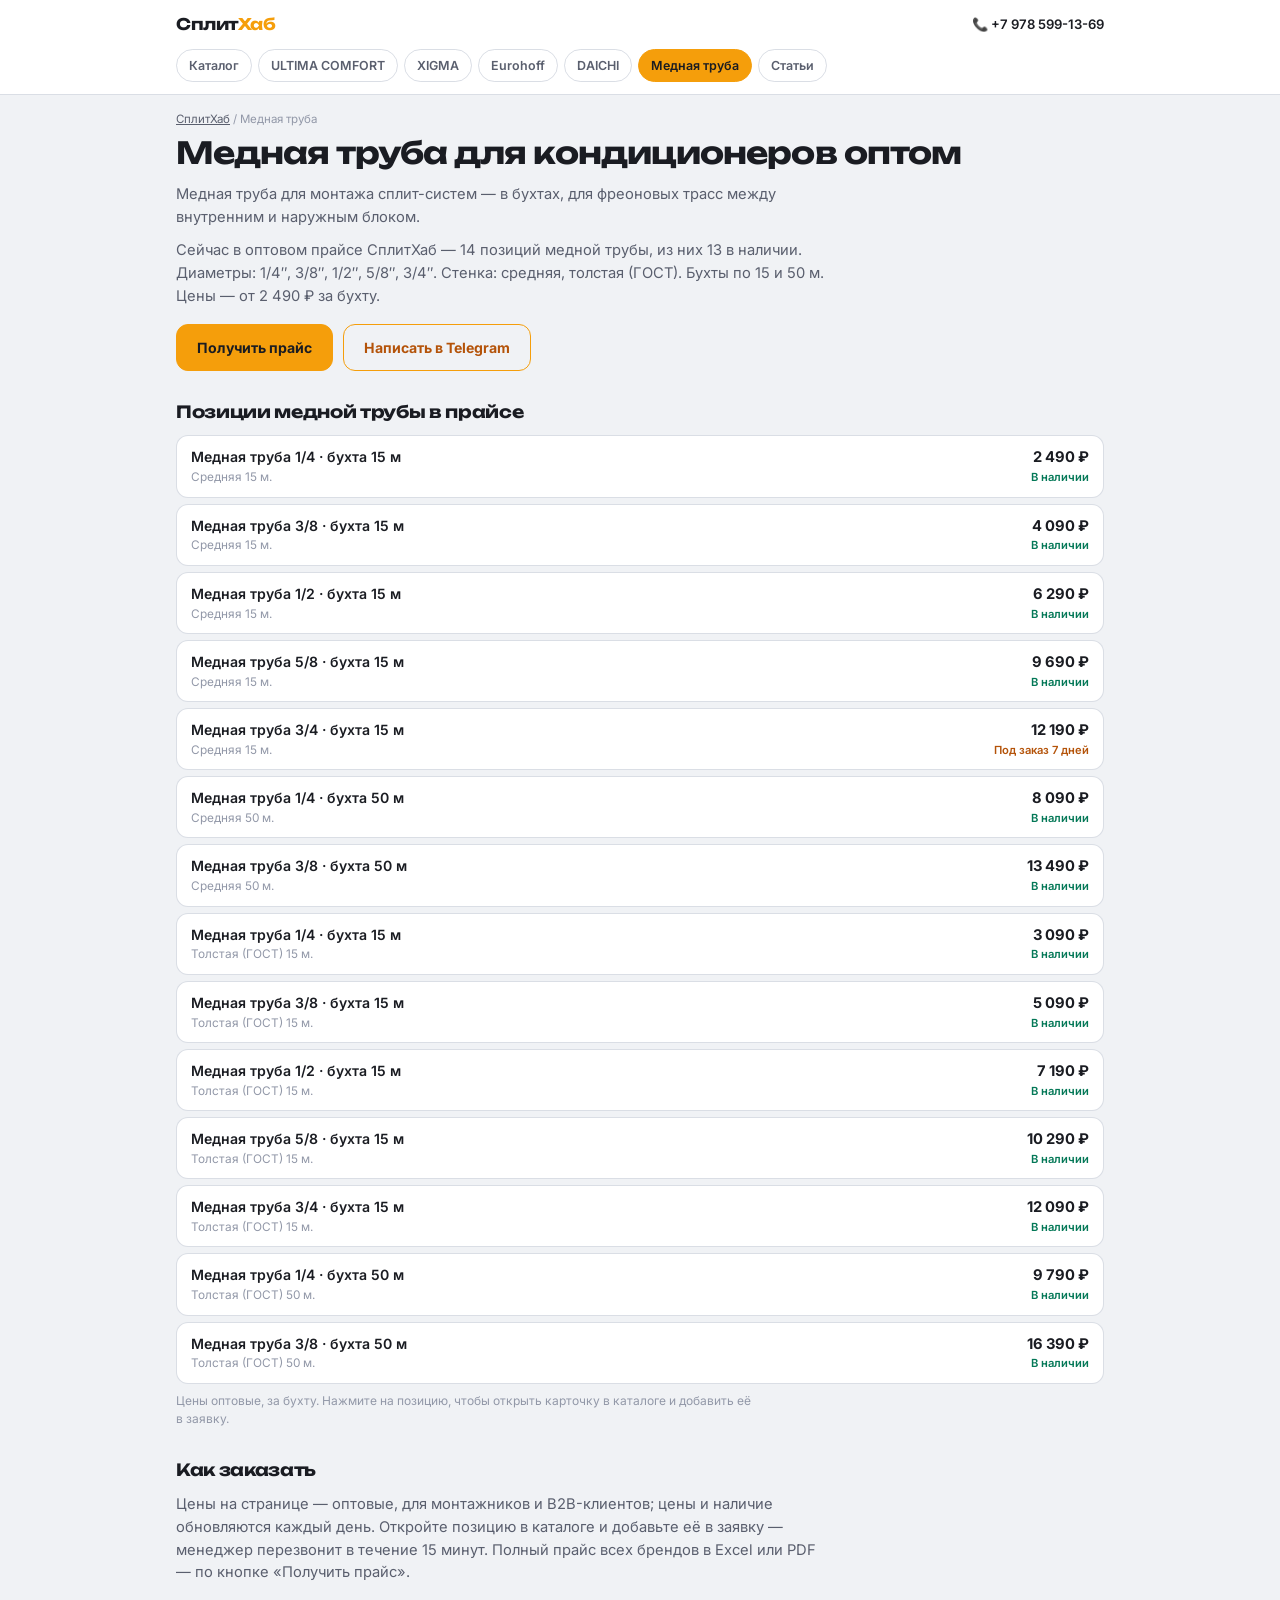
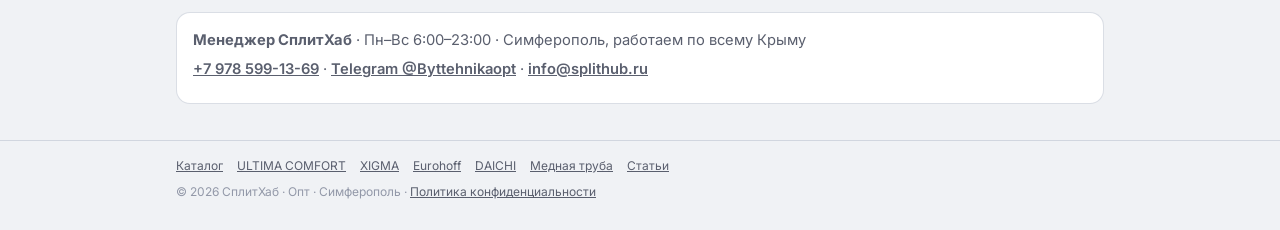
<file: mednaya-truba/index.html>
<!DOCTYPE html>
<html lang="ru">
<head>
<meta charset="UTF-8">
<meta name="viewport" content="width=device-width, initial-scale=1.0">
<title>Медная труба для кондиционеров оптом в Симферополе — цены, наличие | СплитХаб</title>
<meta name="description" content="Медная труба для кондиционеров оптом в Симферополе и по Крыму: 14 позиций, цены от 2 490 ₽, наличие на складе. Оптовый прайс для монтажников и B2B.">
<meta name="robots" content="index, follow">
<link rel="canonical" href="https://splithub.ru/mednaya-truba/">
<meta property="og:type" content="website">
<meta property="og:url" content="https://splithub.ru/mednaya-truba/">
<meta property="og:title" content="Медная труба для кондиционеров оптом — СплитХаб">
<meta property="og:description" content="Медная труба для кондиционеров оптом в Симферополе и по Крыму: 14 позиций, цены от 2 490 ₽, наличие на складе. Оптовый прайс для монтажников и B2B.">
<meta property="og:image" content="https://splithub.ru/apple-touch-icon.png">
<link rel="icon" type="image/png" sizes="32x32" href="/assets/icons/favicon-32x32.png">
<link rel="icon" href="/favicon.ico" sizes="48x48">
<link rel="apple-touch-icon" sizes="180x180" href="/apple-touch-icon.png">
<link rel="preconnect" href="https://fonts.googleapis.com">
<link href="https://fonts.googleapis.com/css2?family=Unbounded:wght@600;700&family=Inter:wght@400;600;700&display=swap" rel="stylesheet">
<style>:root{--bg:#F0F2F5;--card:#fff;--text:#1A1C22;--text2:#5A5F6E;--text3:#9298A8;--amber:#F59E0B;--amber-d:#B45309;--green:#047857;--line:rgba(150,160,180,.35);--tg:#229ED9}
@media (prefers-color-scheme:dark){:root:not([data-theme="light"]){--bg:#14161B;--card:#1E2128;--text:#F1F3F7;--text2:#B4BAC7;--text3:#8A91A0;--amber:#F59E0B;--amber-d:#FBBF24;--green:#34D399;--line:rgba(120,130,150,.35)}}
:root[data-theme="dark"]{--bg:#14161B;--card:#1E2128;--text:#F1F3F7;--text2:#B4BAC7;--text3:#8A91A0;--amber:#F59E0B;--amber-d:#FBBF24;--green:#34D399;--line:rgba(120,130,150,.35)}
*,*::before,*::after{margin:0;padding:0;box-sizing:border-box}
body{font-family:'Inter',system-ui,sans-serif;background:var(--bg);color:var(--text);line-height:1.55;overflow-x:hidden}
a{color:inherit}
.wrap{max-width:960px;margin:0 auto;padding:0 16px}
header{border-bottom:1px solid var(--line);background:var(--card)}
.top{display:flex;align-items:center;justify-content:space-between;gap:12px;padding:12px 0}
.logo{font-family:'Unbounded',sans-serif;font-weight:700;font-size:1rem;letter-spacing:-.03em;text-decoration:none}
.logo em{font-style:normal;color:var(--amber)}
.top-ph{font-size:.82rem;font-weight:600;text-decoration:none;white-space:nowrap}
.menu{display:flex;gap:6px;overflow-x:auto;padding:0 0 12px;scrollbar-width:none}
.menu::-webkit-scrollbar{display:none}
.menu a{flex:0 0 auto;font-size:.78rem;font-weight:600;text-decoration:none;padding:6px 12px;border:1px solid var(--line);border-radius:999px;color:var(--text2)}
.menu a[aria-current]{background:var(--amber);border-color:var(--amber);color:#1A1C22}
.crumbs{font-size:.72rem;color:var(--text3);padding:16px 0 6px}
.crumbs a{color:var(--text2)}
h1{font-family:'Unbounded',sans-serif;font-size:clamp(1.3rem,4.6vw,1.9rem);line-height:1.2;letter-spacing:-.03em;margin:0 0 12px}
h2{font-family:'Unbounded',sans-serif;font-size:1.05rem;letter-spacing:-.02em;margin:28px 0 10px}
p{color:var(--text2);font-size:.92rem;margin:0 0 10px;max-width:72ch}
.cta{display:flex;flex-wrap:wrap;gap:10px;margin:16px 0 4px}
.btn{display:inline-flex;align-items:center;justify-content:center;font-weight:700;font-size:.88rem;padding:12px 20px;border-radius:12px;text-decoration:none;border:1.5px solid var(--amber)}
.btn-main{background:var(--amber);color:#1A1C22}
.btn-ghost{color:var(--amber-d)}
.rows{list-style:none;display:flex;flex-direction:column;gap:6px;margin:6px 0 0}
.row{display:flex;align-items:center;justify-content:space-between;gap:12px;background:var(--card);border:1px solid var(--line);border-radius:12px;padding:10px 14px}
.row-main{display:flex;flex-direction:column;min-width:0;text-decoration:none}
.row-name{font-weight:600;font-size:.88rem;overflow-wrap:anywhere}
.row-main:hover .row-name{color:var(--amber-d)}
.row-meta{font-size:.74rem;color:var(--text3)}
.row-side{display:flex;flex-direction:column;align-items:flex-end;flex:0 0 auto;text-align:right}
.row-price{font-weight:700;font-size:.92rem;white-space:nowrap}
.row-stock{font-size:.7rem;font-weight:600;white-space:nowrap}
.row-stock.in{color:var(--green)}
.row-stock.wait{color:var(--amber-d)}
.row-stock.out{color:var(--text3)}
.note{font-size:.75rem;color:var(--text3);margin-top:8px}
.contacts{background:var(--card);border:1px solid var(--line);border-radius:14px;padding:16px;margin:28px 0 0}
.contacts p{margin-bottom:6px}
.contacts a{font-weight:600}
footer{border-top:1px solid var(--line);margin-top:36px;padding:16px 0 28px;font-size:.75rem;color:var(--text3)}
footer nav{display:flex;flex-wrap:wrap;gap:6px 14px;margin-bottom:8px}
footer a{color:var(--text2)}
@media (max-width:420px){.row{padding:10px 12px}.row-name{font-size:.84rem}}</style>
<script type="application/ld+json">
{
 "@context": "https://schema.org",
 "@graph": [
  {
   "@type": "Organization",
   "@id": "https://splithub.ru/#org",
   "name": "СплитХаб",
   "url": "https://splithub.ru/"
  },
  {
   "@type": "BreadcrumbList",
   "itemListElement": [
    {
     "@type": "ListItem",
     "position": 1,
     "name": "СплитХаб",
     "item": "https://splithub.ru/"
    },
    {
     "@type": "ListItem",
     "position": 2,
     "name": "Медная труба для кондиционеров оптом",
     "item": "https://splithub.ru/mednaya-truba/"
    }
   ]
  },
  {
   "@type": "ItemList",
   "@id": "https://splithub.ru/mednaya-truba/#list",
   "name": "Медная труба для кондиционеров оптом",
   "url": "https://splithub.ru/mednaya-truba/",
   "numberOfItems": 14,
   "itemListElement": [
    {
     "@type": "ListItem",
     "position": 1,
     "item": {
      "@type": "Product",
      "name": "Медная труба 1/4 · бухта 15 м",
      "sku": "mednay-truba-1-4",
      "url": "https://splithub.ru/?p=1045",
      "offers": {
       "@type": "Offer",
       "price": "2490",
       "priceCurrency": "RUB",
       "availability": "https://schema.org/InStock",
       "url": "https://splithub.ru/?p=1045",
       "seller": {
        "@id": "https://splithub.ru/#org"
       }
      },
      "description": "Средняя стенка · бухта 15 м",
      "image": "https://splithub.ru/assets/img/products/mednay-truba-prof-15.webp"
     }
    },
    {
     "@type": "ListItem",
     "position": 2,
     "item": {
      "@type": "Product",
      "name": "Медная труба 3/8 · бухта 15 м",
      "sku": "mednay-truba-3-8",
      "url": "https://splithub.ru/?p=1046",
      "offers": {
       "@type": "Offer",
       "price": "4090",
       "priceCurrency": "RUB",
       "availability": "https://schema.org/InStock",
       "url": "https://splithub.ru/?p=1046",
       "seller": {
        "@id": "https://splithub.ru/#org"
       }
      },
      "description": "Средняя стенка · бухта 15 м",
      "image": "https://splithub.ru/assets/img/products/mednay-truba-prof-15.webp"
     }
    },
    {
     "@type": "ListItem",
     "position": 3,
     "item": {
      "@type": "Product",
      "name": "Медная труба 1/2 · бухта 15 м",
      "sku": "mednay-truba-1-2",
      "url": "https://splithub.ru/?p=1047",
      "offers": {
       "@type": "Offer",
       "price": "6290",
       "priceCurrency": "RUB",
       "availability": "https://schema.org/InStock",
       "url": "https://splithub.ru/?p=1047",
       "seller": {
        "@id": "https://splithub.ru/#org"
       }
      },
      "description": "Средняя стенка · бухта 15 м",
      "image": "https://splithub.ru/assets/img/products/mednay-truba-prof-15.webp"
     }
    },
    {
     "@type": "ListItem",
     "position": 4,
     "item": {
      "@type": "Product",
      "name": "Медная труба 5/8 · бухта 15 м",
      "sku": "mednay-truba-5-8",
      "url": "https://splithub.ru/?p=1048",
      "offers": {
       "@type": "Offer",
       "price": "9690",
       "priceCurrency": "RUB",
       "availability": "https://schema.org/InStock",
       "url": "https://splithub.ru/?p=1048",
       "seller": {
        "@id": "https://splithub.ru/#org"
       }
      },
      "description": "Средняя стенка · бухта 15 м",
      "image": "https://splithub.ru/assets/img/products/mednay-truba-prof-15.webp"
     }
    },
    {
     "@type": "ListItem",
     "position": 5,
     "item": {
      "@type": "Product",
      "name": "Медная труба 3/4 · бухта 15 м",
      "sku": "mednay-truba-3-4",
      "url": "https://splithub.ru/?p=1049",
      "offers": {
       "@type": "Offer",
       "price": "12190",
       "priceCurrency": "RUB",
       "availability": "https://schema.org/BackOrder",
       "url": "https://splithub.ru/?p=1049",
       "seller": {
        "@id": "https://splithub.ru/#org"
       }
      },
      "description": "Средняя стенка · бухта 15 м",
      "image": "https://splithub.ru/assets/img/products/mednay-truba-prof-15.webp"
     }
    },
    {
     "@type": "ListItem",
     "position": 6,
     "item": {
      "@type": "Product",
      "name": "Медная труба 1/4 · бухта 50 м",
      "sku": "mednay-truba-1-4-50",
      "url": "https://splithub.ru/?p=1050",
      "offers": {
       "@type": "Offer",
       "price": "8090",
       "priceCurrency": "RUB",
       "availability": "https://schema.org/InStock",
       "url": "https://splithub.ru/?p=1050",
       "seller": {
        "@id": "https://splithub.ru/#org"
       }
      },
      "description": "Средняя стенка · бухта 50 м",
      "image": "https://splithub.ru/assets/img/products/mednay-truba-50m.webp"
     }
    },
    {
     "@type": "ListItem",
     "position": 7,
     "item": {
      "@type": "Product",
      "name": "Медная труба 3/8 · бухта 50 м",
      "sku": "mednay-truba-3-8-50",
      "url": "https://splithub.ru/?p=1051",
      "offers": {
       "@type": "Offer",
       "price": "13490",
       "priceCurrency": "RUB",
       "availability": "https://schema.org/InStock",
       "url": "https://splithub.ru/?p=1051",
       "seller": {
        "@id": "https://splithub.ru/#org"
       }
      },
      "description": "Средняя стенка · бухта 50 м",
      "image": "https://splithub.ru/assets/img/products/mednay-truba-50m.webp"
     }
    },
    {
     "@type": "ListItem",
     "position": 8,
     "item": {
      "@type": "Product",
      "name": "Медная труба 1/4 · бухта 15 м",
      "sku": "mednay-truba-1-4-gost",
      "url": "https://splithub.ru/?p=1052",
      "offers": {
       "@type": "Offer",
       "price": "3090",
       "priceCurrency": "RUB",
       "availability": "https://schema.org/InStock",
       "url": "https://splithub.ru/?p=1052",
       "seller": {
        "@id": "https://splithub.ru/#org"
       }
      },
      "description": "Толстая (ГОСТ) · бухта 15 м",
      "image": "https://splithub.ru/assets/img/products/mednay-truba-gost.webp"
     }
    },
    {
     "@type": "ListItem",
     "position": 9,
     "item": {
      "@type": "Product",
      "name": "Медная труба 3/8 · бухта 15 м",
      "sku": "mednay-truba-3-8-gost",
      "url": "https://splithub.ru/?p=1053",
      "offers": {
       "@type": "Offer",
       "price": "5090",
       "priceCurrency": "RUB",
       "availability": "https://schema.org/InStock",
       "url": "https://splithub.ru/?p=1053",
       "seller": {
        "@id": "https://splithub.ru/#org"
       }
      },
      "description": "Толстая (ГОСТ) · бухта 15 м",
      "image": "https://splithub.ru/assets/img/products/mednay-truba-gost.webp"
     }
    },
    {
     "@type": "ListItem",
     "position": 10,
     "item": {
      "@type": "Product",
      "name": "Медная труба 1/2 · бухта 15 м",
      "sku": "mednay-truba-1-2-gost",
      "url": "https://splithub.ru/?p=1054",
      "offers": {
       "@type": "Offer",
       "price": "7190",
       "priceCurrency": "RUB",
       "availability": "https://schema.org/InStock",
       "url": "https://splithub.ru/?p=1054",
       "seller": {
        "@id": "https://splithub.ru/#org"
       }
      },
      "description": "Толстая (ГОСТ) · бухта 15 м",
      "image": "https://splithub.ru/assets/img/products/mednay-truba-gost.webp"
     }
    },
    {
     "@type": "ListItem",
     "position": 11,
     "item": {
      "@type": "Product",
      "name": "Медная труба 5/8 · бухта 15 м",
      "sku": "mednay-truba-5-8-gost",
      "url": "https://splithub.ru/?p=1055",
      "offers": {
       "@type": "Offer",
       "price": "10290",
       "priceCurrency": "RUB",
       "availability": "https://schema.org/InStock",
       "url": "https://splithub.ru/?p=1055",
       "seller": {
        "@id": "https://splithub.ru/#org"
       }
      },
      "description": "Толстая (ГОСТ) · бухта 15 м",
      "image": "https://splithub.ru/assets/img/products/mednay-truba-gost.webp"
     }
    },
    {
     "@type": "ListItem",
     "position": 12,
     "item": {
      "@type": "Product",
      "name": "Медная труба 3/4 · бухта 15 м",
      "sku": "mednay-truba-3-4-gost",
      "url": "https://splithub.ru/?p=1056",
      "offers": {
       "@type": "Offer",
       "price": "12090",
       "priceCurrency": "RUB",
       "availability": "https://schema.org/InStock",
       "url": "https://splithub.ru/?p=1056",
       "seller": {
        "@id": "https://splithub.ru/#org"
       }
      },
      "description": "Толстая (ГОСТ) · бухта 15 м",
      "image": "https://splithub.ru/assets/img/products/mednay-truba-gost.webp"
     }
    },
    {
     "@type": "ListItem",
     "position": 13,
     "item": {
      "@type": "Product",
      "name": "Медная труба 1/4 · бухта 50 м",
      "sku": "mednay-truba-1-4-50-gost",
      "url": "https://splithub.ru/?p=1057",
      "offers": {
       "@type": "Offer",
       "price": "9790",
       "priceCurrency": "RUB",
       "availability": "https://schema.org/InStock",
       "url": "https://splithub.ru/?p=1057",
       "seller": {
        "@id": "https://splithub.ru/#org"
       }
      },
      "description": "Толстая (ГОСТ) · бухта 50 м",
      "image": "https://splithub.ru/assets/img/products/mednay-truba-50m.webp"
     }
    },
    {
     "@type": "ListItem",
     "position": 14,
     "item": {
      "@type": "Product",
      "name": "Медная труба 3/8 · бухта 50 м",
      "sku": "mednay-truba-3-8-50-gost",
      "url": "https://splithub.ru/?p=1058",
      "offers": {
       "@type": "Offer",
       "price": "16390",
       "priceCurrency": "RUB",
       "availability": "https://schema.org/InStock",
       "url": "https://splithub.ru/?p=1058",
       "seller": {
        "@id": "https://splithub.ru/#org"
       }
      },
      "description": "Толстая (ГОСТ) · бухта 50 м",
      "image": "https://splithub.ru/assets/img/products/mednay-truba-50m.webp"
     }
    }
   ]
  }
 ]
}
</script>
<!-- Yandex.Metrika counter -->
<script type="text/javascript">
    (function(m,e,t,r,i,k,a){
        m[i]=m[i]||function(){(m[i].a=m[i].a||[]).push(arguments)};
        m[i].l=1*new Date();
        for (var j = 0; j < document.scripts.length; j++) {if (document.scripts[j].src === r) { return; }}
        k=e.createElement(t),a=e.getElementsByTagName(t)[0],k.async=1,k.src=r,a.parentNode.insertBefore(k,a)
    })(window, document,'script','https://mc.yandex.ru/metrika/tag.js?id=109740770', 'ym');

    ym(109740770, 'init', {ssr:true, webvisor:true, clickmap:true, ecommerce:"dataLayer", referrer: document.referrer, url: location.href, accurateTrackBounce:true, trackLinks:true});
</script>
<noscript><div><img src="https://mc.yandex.ru/watch/109740770" style="position:absolute; left:-9999px;" alt="" /></div></noscript>
<!-- /Yandex.Metrika counter -->
</head>
<body>
<header>
  <div class="wrap">
    <div class="top">
      <a class="logo" href="/">Сплит<em>Хаб</em></a>
      <a class="top-ph" href="tel:+79785991369">&#128222; +7 978 599-13-69</a>
    </div>
    <nav class="menu" aria-label="Бренды и разделы">
    <a href="/">Каталог</a>
    <a href="/ultima-comfort/">ULTIMA COMFORT</a>
    <a href="/xigma/">XIGMA</a>
    <a href="/eurohoff/">Eurohoff</a>
    <a href="/daichi/">DAICHI</a>
    <a href="/mednaya-truba/" aria-current="page">Медная труба</a>
    <a href="/articles/">Статьи</a>
    </nav>
  </div>
</header>
<main class="wrap">
  <div class="crumbs"><a href="/">СплитХаб</a> / Медная труба</div>
  <h1>Медная труба для кондиционеров оптом</h1>
  <p>Медная труба для монтажа сплит-систем — в бухтах, для фреоновых трасс между внутренним и наружным блоком.</p>
  <p>Сейчас в оптовом прайсе СплитХаб — 14 позиций медной трубы, из них 13 в наличии. Диаметры: 1/4″, 3/8″, 1/2″, 5/8″, 3/4″. Стенка: средняя, толстая (ГОСТ). Бухты по 15 и 50 м. Цены — от 2 490 ₽ за бухту.</p>
  <div class="cta">
    <a class="btn btn-main" href="/?price=1">Получить прайс</a>
    <a class="btn btn-ghost" href="https://t.me/Byttehnikaopt" target="_blank" rel="noopener">Написать в Telegram</a>
  </div>
  <h2>Позиции медной трубы в прайсе</h2>
  <ul class="rows">
    <li class="row" data-sku="mednay-truba-1-4">
      <a class="row-main" href="/?p=1045"><span class="row-name">Медная труба 1/4 · бухта 15 м</span><span class="row-meta">Средняя 15 м.</span></a>
      <div class="row-side"><span class="row-price"><span data-price>2 490</span>&nbsp;₽</span><span class="row-stock in" data-stock>В наличии</span></div>
    </li>
    <li class="row" data-sku="mednay-truba-3-8">
      <a class="row-main" href="/?p=1046"><span class="row-name">Медная труба 3/8 · бухта 15 м</span><span class="row-meta">Средняя 15 м.</span></a>
      <div class="row-side"><span class="row-price"><span data-price>4 090</span>&nbsp;₽</span><span class="row-stock in" data-stock>В наличии</span></div>
    </li>
    <li class="row" data-sku="mednay-truba-1-2">
      <a class="row-main" href="/?p=1047"><span class="row-name">Медная труба 1/2 · бухта 15 м</span><span class="row-meta">Средняя 15 м.</span></a>
      <div class="row-side"><span class="row-price"><span data-price>6 290</span>&nbsp;₽</span><span class="row-stock in" data-stock>В наличии</span></div>
    </li>
    <li class="row" data-sku="mednay-truba-5-8">
      <a class="row-main" href="/?p=1048"><span class="row-name">Медная труба 5/8 · бухта 15 м</span><span class="row-meta">Средняя 15 м.</span></a>
      <div class="row-side"><span class="row-price"><span data-price>9 690</span>&nbsp;₽</span><span class="row-stock in" data-stock>В наличии</span></div>
    </li>
    <li class="row" data-sku="mednay-truba-3-4">
      <a class="row-main" href="/?p=1049"><span class="row-name">Медная труба 3/4 · бухта 15 м</span><span class="row-meta">Средняя 15 м.</span></a>
      <div class="row-side"><span class="row-price"><span data-price>12 190</span>&nbsp;₽</span><span class="row-stock wait" data-stock>Под заказ 7 дней</span></div>
    </li>
    <li class="row" data-sku="mednay-truba-1-4-50">
      <a class="row-main" href="/?p=1050"><span class="row-name">Медная труба 1/4 · бухта 50 м</span><span class="row-meta">Средняя 50 м.</span></a>
      <div class="row-side"><span class="row-price"><span data-price>8 090</span>&nbsp;₽</span><span class="row-stock in" data-stock>В наличии</span></div>
    </li>
    <li class="row" data-sku="mednay-truba-3-8-50">
      <a class="row-main" href="/?p=1051"><span class="row-name">Медная труба 3/8 · бухта 50 м</span><span class="row-meta">Средняя 50 м.</span></a>
      <div class="row-side"><span class="row-price"><span data-price>13 490</span>&nbsp;₽</span><span class="row-stock in" data-stock>В наличии</span></div>
    </li>
    <li class="row" data-sku="mednay-truba-1-4-gost">
      <a class="row-main" href="/?p=1052"><span class="row-name">Медная труба 1/4 · бухта 15 м</span><span class="row-meta">Толстая (ГОСТ) 15 м.</span></a>
      <div class="row-side"><span class="row-price"><span data-price>3 090</span>&nbsp;₽</span><span class="row-stock in" data-stock>В наличии</span></div>
    </li>
    <li class="row" data-sku="mednay-truba-3-8-gost">
      <a class="row-main" href="/?p=1053"><span class="row-name">Медная труба 3/8 · бухта 15 м</span><span class="row-meta">Толстая (ГОСТ) 15 м.</span></a>
      <div class="row-side"><span class="row-price"><span data-price>5 090</span>&nbsp;₽</span><span class="row-stock in" data-stock>В наличии</span></div>
    </li>
    <li class="row" data-sku="mednay-truba-1-2-gost">
      <a class="row-main" href="/?p=1054"><span class="row-name">Медная труба 1/2 · бухта 15 м</span><span class="row-meta">Толстая (ГОСТ) 15 м.</span></a>
      <div class="row-side"><span class="row-price"><span data-price>7 190</span>&nbsp;₽</span><span class="row-stock in" data-stock>В наличии</span></div>
    </li>
    <li class="row" data-sku="mednay-truba-5-8-gost">
      <a class="row-main" href="/?p=1055"><span class="row-name">Медная труба 5/8 · бухта 15 м</span><span class="row-meta">Толстая (ГОСТ) 15 м.</span></a>
      <div class="row-side"><span class="row-price"><span data-price>10 290</span>&nbsp;₽</span><span class="row-stock in" data-stock>В наличии</span></div>
    </li>
    <li class="row" data-sku="mednay-truba-3-4-gost">
      <a class="row-main" href="/?p=1056"><span class="row-name">Медная труба 3/4 · бухта 15 м</span><span class="row-meta">Толстая (ГОСТ) 15 м.</span></a>
      <div class="row-side"><span class="row-price"><span data-price>12 090</span>&nbsp;₽</span><span class="row-stock in" data-stock>В наличии</span></div>
    </li>
    <li class="row" data-sku="mednay-truba-1-4-50-gost">
      <a class="row-main" href="/?p=1057"><span class="row-name">Медная труба 1/4 · бухта 50 м</span><span class="row-meta">Толстая (ГОСТ) 50 м.</span></a>
      <div class="row-side"><span class="row-price"><span data-price>9 790</span>&nbsp;₽</span><span class="row-stock in" data-stock>В наличии</span></div>
    </li>
    <li class="row" data-sku="mednay-truba-3-8-50-gost">
      <a class="row-main" href="/?p=1058"><span class="row-name">Медная труба 3/8 · бухта 50 м</span><span class="row-meta">Толстая (ГОСТ) 50 м.</span></a>
      <div class="row-side"><span class="row-price"><span data-price>16 390</span>&nbsp;₽</span><span class="row-stock in" data-stock>В наличии</span></div>
    </li>
  </ul>
  <p class="note">Цены оптовые, за бухту. Нажмите на позицию, чтобы открыть карточку в каталоге и добавить её в заявку.</p>
  <h2>Как заказать</h2>
  <p>Цены на странице — оптовые, для монтажников и B2B-клиентов; цены и наличие обновляются каждый день. Откройте позицию в каталоге и добавьте её в заявку — менеджер перезвонит в течение 15 минут. Полный прайс всех брендов в Excel или PDF — по кнопке «Получить прайс».</p>
  <div class="contacts">
    <p><b>Менеджер СплитХаб</b> · Пн–Вс 6:00–23:00 · Симферополь, работаем по всему Крыму</p>
    <p><a href="tel:+79785991369">+7 978 599-13-69</a> · <a href="https://t.me/Byttehnikaopt" target="_blank" rel="noopener">Telegram @Byttehnikaopt</a> · <a href="mailto:info@splithub.ru">info@splithub.ru</a></p>
  </div>
</main>
<footer>
  <div class="wrap">
    <nav aria-label="Разделы сайта">
    <a href="/">Каталог</a>
    <a href="/ultima-comfort/">ULTIMA COMFORT</a>
    <a href="/xigma/">XIGMA</a>
    <a href="/eurohoff/">Eurohoff</a>
    <a href="/daichi/">DAICHI</a>
    <a href="/mednaya-truba/" aria-current="page">Медная труба</a>
    <a href="/articles/">Статьи</a>
    </nav>
    <div>&copy; 2026 СплитХаб · Опт · Симферополь · <a href="/privacy/">Политика конфиденциальности</a></div>
  </div>
</footer>
<script>(function(){
  try{
    fetch('/api/admin.php?action=products_overrides_public').then(function(r){return r.json();}).then(function(d){
      if(!d||!d.ok||!d.overrides) return;
      document.querySelectorAll('.row[data-sku]').forEach(function(row){
        var ov=d.overrides[row.getAttribute('data-sku')];
        if(!ov) return;
        if(ov.active===0||ov.active==='0'){ row.style.display='none'; return; }
        if(ov.price){ row.querySelector('[data-price]').textContent=Number(ov.price).toLocaleString('ru-RU'); }
        if(ov.stockLabel){ row.querySelector('[data-stock]').textContent=ov.stockLabel; }
      });
    }).catch(function(){});
  }catch(e){}
})();</script>
</body>
</html>
</file>
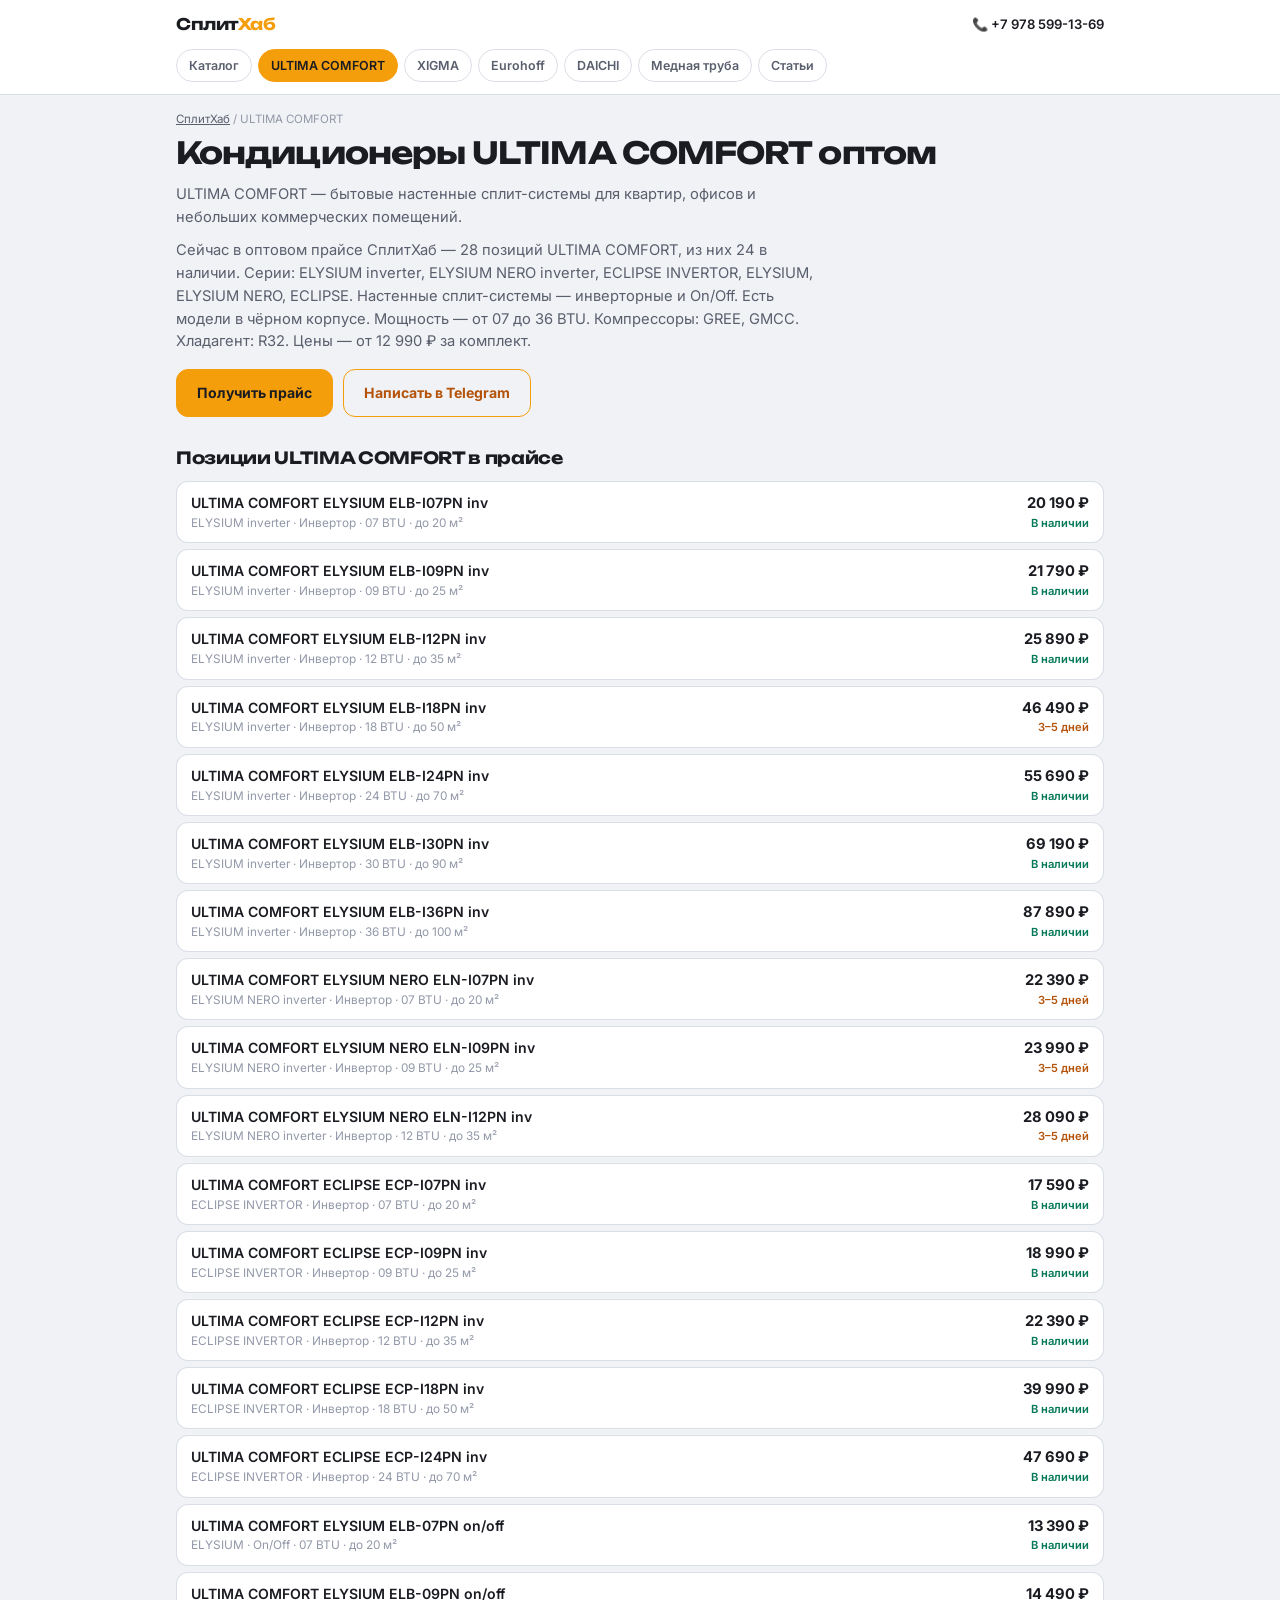
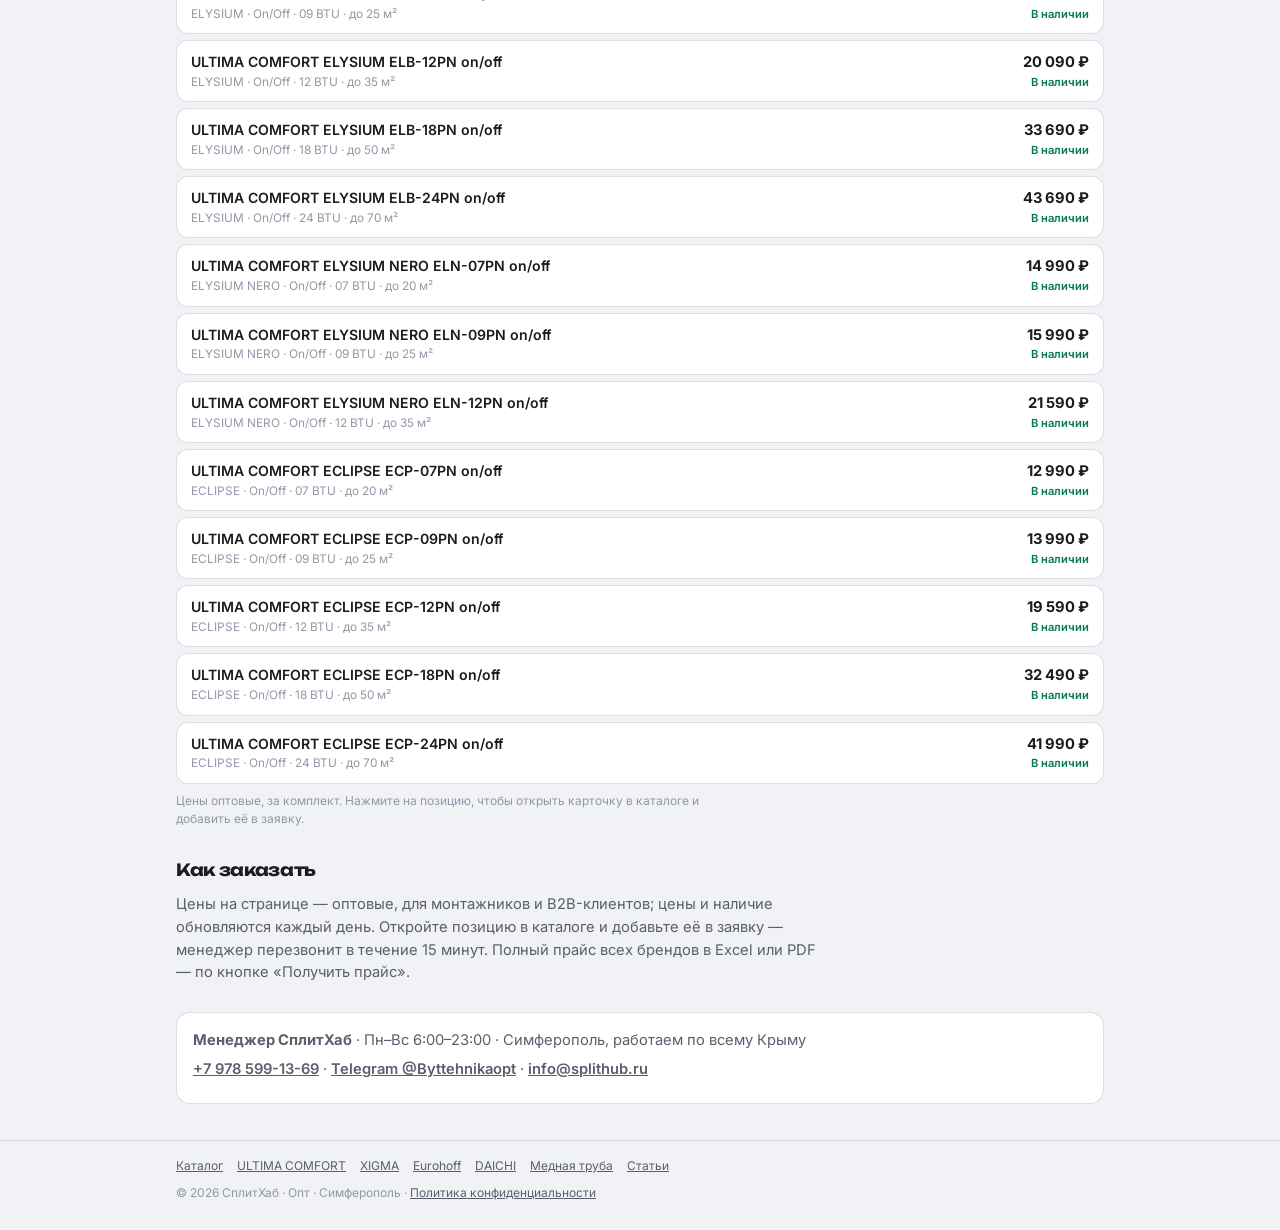
<file: ultima-comfort/index.html>
<!DOCTYPE html>
<html lang="ru">
<head>
<meta charset="UTF-8">
<meta name="viewport" content="width=device-width, initial-scale=1.0">
<title>Кондиционеры ULTIMA COMFORT оптом в Симферополе — прайс для монтажников | СплитХаб</title>
<meta name="description" content="Кондиционеры ULTIMA COMFORT оптом в Симферополе и по Крыму: 28 позиций, цены от 12 990 ₽, наличие на складе. Оптовый прайс для монтажников и B2B.">
<meta name="robots" content="index, follow">
<link rel="canonical" href="https://splithub.ru/ultima-comfort/">
<meta property="og:type" content="website">
<meta property="og:url" content="https://splithub.ru/ultima-comfort/">
<meta property="og:title" content="Кондиционеры ULTIMA COMFORT оптом — СплитХаб">
<meta property="og:description" content="Кондиционеры ULTIMA COMFORT оптом в Симферополе и по Крыму: 28 позиций, цены от 12 990 ₽, наличие на складе. Оптовый прайс для монтажников и B2B.">
<meta property="og:image" content="https://splithub.ru/apple-touch-icon.png">
<link rel="icon" type="image/png" sizes="32x32" href="/assets/icons/favicon-32x32.png">
<link rel="icon" href="/favicon.ico" sizes="48x48">
<link rel="apple-touch-icon" sizes="180x180" href="/apple-touch-icon.png">
<link rel="preconnect" href="https://fonts.googleapis.com">
<link href="https://fonts.googleapis.com/css2?family=Unbounded:wght@600;700&family=Inter:wght@400;600;700&display=swap" rel="stylesheet">
<style>:root{--bg:#F0F2F5;--card:#fff;--text:#1A1C22;--text2:#5A5F6E;--text3:#9298A8;--amber:#F59E0B;--amber-d:#B45309;--green:#047857;--line:rgba(150,160,180,.35);--tg:#229ED9}
@media (prefers-color-scheme:dark){:root:not([data-theme="light"]){--bg:#14161B;--card:#1E2128;--text:#F1F3F7;--text2:#B4BAC7;--text3:#8A91A0;--amber:#F59E0B;--amber-d:#FBBF24;--green:#34D399;--line:rgba(120,130,150,.35)}}
:root[data-theme="dark"]{--bg:#14161B;--card:#1E2128;--text:#F1F3F7;--text2:#B4BAC7;--text3:#8A91A0;--amber:#F59E0B;--amber-d:#FBBF24;--green:#34D399;--line:rgba(120,130,150,.35)}
*,*::before,*::after{margin:0;padding:0;box-sizing:border-box}
body{font-family:'Inter',system-ui,sans-serif;background:var(--bg);color:var(--text);line-height:1.55;overflow-x:hidden}
a{color:inherit}
.wrap{max-width:960px;margin:0 auto;padding:0 16px}
header{border-bottom:1px solid var(--line);background:var(--card)}
.top{display:flex;align-items:center;justify-content:space-between;gap:12px;padding:12px 0}
.logo{font-family:'Unbounded',sans-serif;font-weight:700;font-size:1rem;letter-spacing:-.03em;text-decoration:none}
.logo em{font-style:normal;color:var(--amber)}
.top-ph{font-size:.82rem;font-weight:600;text-decoration:none;white-space:nowrap}
.menu{display:flex;gap:6px;overflow-x:auto;padding:0 0 12px;scrollbar-width:none}
.menu::-webkit-scrollbar{display:none}
.menu a{flex:0 0 auto;font-size:.78rem;font-weight:600;text-decoration:none;padding:6px 12px;border:1px solid var(--line);border-radius:999px;color:var(--text2)}
.menu a[aria-current]{background:var(--amber);border-color:var(--amber);color:#1A1C22}
.crumbs{font-size:.72rem;color:var(--text3);padding:16px 0 6px}
.crumbs a{color:var(--text2)}
h1{font-family:'Unbounded',sans-serif;font-size:clamp(1.3rem,4.6vw,1.9rem);line-height:1.2;letter-spacing:-.03em;margin:0 0 12px}
h2{font-family:'Unbounded',sans-serif;font-size:1.05rem;letter-spacing:-.02em;margin:28px 0 10px}
p{color:var(--text2);font-size:.92rem;margin:0 0 10px;max-width:72ch}
.cta{display:flex;flex-wrap:wrap;gap:10px;margin:16px 0 4px}
.btn{display:inline-flex;align-items:center;justify-content:center;font-weight:700;font-size:.88rem;padding:12px 20px;border-radius:12px;text-decoration:none;border:1.5px solid var(--amber)}
.btn-main{background:var(--amber);color:#1A1C22}
.btn-ghost{color:var(--amber-d)}
.rows{list-style:none;display:flex;flex-direction:column;gap:6px;margin:6px 0 0}
.row{display:flex;align-items:center;justify-content:space-between;gap:12px;background:var(--card);border:1px solid var(--line);border-radius:12px;padding:10px 14px}
.row-main{display:flex;flex-direction:column;min-width:0;text-decoration:none}
.row-name{font-weight:600;font-size:.88rem;overflow-wrap:anywhere}
.row-main:hover .row-name{color:var(--amber-d)}
.row-meta{font-size:.74rem;color:var(--text3)}
.row-side{display:flex;flex-direction:column;align-items:flex-end;flex:0 0 auto;text-align:right}
.row-price{font-weight:700;font-size:.92rem;white-space:nowrap}
.row-stock{font-size:.7rem;font-weight:600;white-space:nowrap}
.row-stock.in{color:var(--green)}
.row-stock.wait{color:var(--amber-d)}
.row-stock.out{color:var(--text3)}
.note{font-size:.75rem;color:var(--text3);margin-top:8px}
.contacts{background:var(--card);border:1px solid var(--line);border-radius:14px;padding:16px;margin:28px 0 0}
.contacts p{margin-bottom:6px}
.contacts a{font-weight:600}
footer{border-top:1px solid var(--line);margin-top:36px;padding:16px 0 28px;font-size:.75rem;color:var(--text3)}
footer nav{display:flex;flex-wrap:wrap;gap:6px 14px;margin-bottom:8px}
footer a{color:var(--text2)}
@media (max-width:420px){.row{padding:10px 12px}.row-name{font-size:.84rem}}</style>
<script type="application/ld+json">
{
 "@context": "https://schema.org",
 "@graph": [
  {
   "@type": "Organization",
   "@id": "https://splithub.ru/#org",
   "name": "СплитХаб",
   "url": "https://splithub.ru/"
  },
  {
   "@type": "BreadcrumbList",
   "itemListElement": [
    {
     "@type": "ListItem",
     "position": 1,
     "name": "СплитХаб",
     "item": "https://splithub.ru/"
    },
    {
     "@type": "ListItem",
     "position": 2,
     "name": "Кондиционеры ULTIMA COMFORT оптом",
     "item": "https://splithub.ru/ultima-comfort/"
    }
   ]
  },
  {
   "@type": "ItemList",
   "@id": "https://splithub.ru/ultima-comfort/#list",
   "name": "Кондиционеры ULTIMA COMFORT оптом",
   "url": "https://splithub.ru/ultima-comfort/",
   "numberOfItems": 28,
   "itemListElement": [
    {
     "@type": "ListItem",
     "position": 1,
     "item": {
      "@type": "Product",
      "name": "ULTIMA COMFORT ELYSIUM ELB-I07PN inv",
      "sku": "ultima-elysium-inv-07",
      "url": "https://splithub.ru/?p=1001",
      "offers": {
       "@type": "Offer",
       "price": "20190",
       "priceCurrency": "RUB",
       "availability": "https://schema.org/InStock",
       "url": "https://splithub.ru/?p=1001",
       "seller": {
        "@id": "https://splithub.ru/#org"
       }
      },
      "brand": {
       "@type": "Brand",
       "name": "ULTIMA COMFORT"
      },
      "description": "Инвертор 07 BTU · до 20 м²",
      "image": "https://splithub.ru/assets/img/products/ultima-elysium.webp"
     }
    },
    {
     "@type": "ListItem",
     "position": 2,
     "item": {
      "@type": "Product",
      "name": "ULTIMA COMFORT ELYSIUM ELB-I09PN inv",
      "sku": "ultima-elysium-inv-09",
      "url": "https://splithub.ru/?p=1002",
      "offers": {
       "@type": "Offer",
       "price": "21790",
       "priceCurrency": "RUB",
       "availability": "https://schema.org/InStock",
       "url": "https://splithub.ru/?p=1002",
       "seller": {
        "@id": "https://splithub.ru/#org"
       }
      },
      "brand": {
       "@type": "Brand",
       "name": "ULTIMA COMFORT"
      },
      "description": "Инвертор 09 BTU · до 25 м²",
      "image": "https://splithub.ru/assets/img/products/ultima-elysium.webp"
     }
    },
    {
     "@type": "ListItem",
     "position": 3,
     "item": {
      "@type": "Product",
      "name": "ULTIMA COMFORT ELYSIUM ELB-I12PN inv",
      "sku": "ultima-elysium-inv-12",
      "url": "https://splithub.ru/?p=1003",
      "offers": {
       "@type": "Offer",
       "price": "25890",
       "priceCurrency": "RUB",
       "availability": "https://schema.org/InStock",
       "url": "https://splithub.ru/?p=1003",
       "seller": {
        "@id": "https://splithub.ru/#org"
       }
      },
      "brand": {
       "@type": "Brand",
       "name": "ULTIMA COMFORT"
      },
      "description": "Инвертор 12 BTU · до 35 м²",
      "image": "https://splithub.ru/assets/img/products/ultima-elysium.webp"
     }
    },
    {
     "@type": "ListItem",
     "position": 4,
     "item": {
      "@type": "Product",
      "name": "ULTIMA COMFORT ELYSIUM ELB-I18PN inv",
      "sku": "ultima-elysium-inv-18",
      "url": "https://splithub.ru/?p=1004",
      "offers": {
       "@type": "Offer",
       "price": "46490",
       "priceCurrency": "RUB",
       "availability": "https://schema.org/BackOrder",
       "url": "https://splithub.ru/?p=1004",
       "seller": {
        "@id": "https://splithub.ru/#org"
       }
      },
      "brand": {
       "@type": "Brand",
       "name": "ULTIMA COMFORT"
      },
      "description": "Инвертор 18 BTU · до 50 м²",
      "image": "https://splithub.ru/assets/img/products/ultima-elysium.webp"
     }
    },
    {
     "@type": "ListItem",
     "position": 5,
     "item": {
      "@type": "Product",
      "name": "ULTIMA COMFORT ELYSIUM ELB-I24PN inv",
      "sku": "ultima-elysium-inv-24",
      "url": "https://splithub.ru/?p=1005",
      "offers": {
       "@type": "Offer",
       "price": "55690",
       "priceCurrency": "RUB",
       "availability": "https://schema.org/InStock",
       "url": "https://splithub.ru/?p=1005",
       "seller": {
        "@id": "https://splithub.ru/#org"
       }
      },
      "brand": {
       "@type": "Brand",
       "name": "ULTIMA COMFORT"
      },
      "description": "Инвертор 24 BTU · до 70 м²",
      "image": "https://splithub.ru/assets/img/products/ultima-elysium.webp"
     }
    },
    {
     "@type": "ListItem",
     "position": 6,
     "item": {
      "@type": "Product",
      "name": "ULTIMA COMFORT ELYSIUM ELB-I30PN inv",
      "sku": "ultima-elysium-inv-30",
      "url": "https://splithub.ru/?p=1006",
      "offers": {
       "@type": "Offer",
       "price": "69190",
       "priceCurrency": "RUB",
       "availability": "https://schema.org/InStock",
       "url": "https://splithub.ru/?p=1006",
       "seller": {
        "@id": "https://splithub.ru/#org"
       }
      },
      "brand": {
       "@type": "Brand",
       "name": "ULTIMA COMFORT"
      },
      "description": "Инвертор 30 BTU · до 90 м²",
      "image": "https://splithub.ru/assets/img/products/ultima-elysium.webp"
     }
    },
    {
     "@type": "ListItem",
     "position": 7,
     "item": {
      "@type": "Product",
      "name": "ULTIMA COMFORT ELYSIUM ELB-I36PN inv",
      "sku": "ultima-elysium-inv-36",
      "url": "https://splithub.ru/?p=1007",
      "offers": {
       "@type": "Offer",
       "price": "87890",
       "priceCurrency": "RUB",
       "availability": "https://schema.org/InStock",
       "url": "https://splithub.ru/?p=1007",
       "seller": {
        "@id": "https://splithub.ru/#org"
       }
      },
      "brand": {
       "@type": "Brand",
       "name": "ULTIMA COMFORT"
      },
      "description": "Инвертор 36 BTU · до 100 м²",
      "image": "https://splithub.ru/assets/img/products/ultima-elysium.webp"
     }
    },
    {
     "@type": "ListItem",
     "position": 8,
     "item": {
      "@type": "Product",
      "name": "ULTIMA COMFORT ELYSIUM NERO ELN-I07PN inv",
      "sku": "ultima-elysium-nero-inv-07",
      "url": "https://splithub.ru/?p=1008",
      "offers": {
       "@type": "Offer",
       "price": "22390",
       "priceCurrency": "RUB",
       "availability": "https://schema.org/BackOrder",
       "url": "https://splithub.ru/?p=1008",
       "seller": {
        "@id": "https://splithub.ru/#org"
       }
      },
      "brand": {
       "@type": "Brand",
       "name": "ULTIMA COMFORT"
      },
      "description": "Инвертор 07 BTU · до 20 м²",
      "image": "https://splithub.ru/assets/img/products/ultima-elysium-nero.webp"
     }
    },
    {
     "@type": "ListItem",
     "position": 9,
     "item": {
      "@type": "Product",
      "name": "ULTIMA COMFORT ELYSIUM NERO ELN-I09PN inv",
      "sku": "ultima-elysium-nero-inv-09",
      "url": "https://splithub.ru/?p=1009",
      "offers": {
       "@type": "Offer",
       "price": "23990",
       "priceCurrency": "RUB",
       "availability": "https://schema.org/BackOrder",
       "url": "https://splithub.ru/?p=1009",
       "seller": {
        "@id": "https://splithub.ru/#org"
       }
      },
      "brand": {
       "@type": "Brand",
       "name": "ULTIMA COMFORT"
      },
      "description": "Инвертор 09 BTU · до 25 м²",
      "image": "https://splithub.ru/assets/img/products/ultima-elysium-nero.webp"
     }
    },
    {
     "@type": "ListItem",
     "position": 10,
     "item": {
      "@type": "Product",
      "name": "ULTIMA COMFORT ELYSIUM NERO ELN-I12PN inv",
      "sku": "ultima-elysium-nero-inv-12",
      "url": "https://splithub.ru/?p=1010",
      "offers": {
       "@type": "Offer",
       "price": "28090",
       "priceCurrency": "RUB",
       "availability": "https://schema.org/BackOrder",
       "url": "https://splithub.ru/?p=1010",
       "seller": {
        "@id": "https://splithub.ru/#org"
       }
      },
      "brand": {
       "@type": "Brand",
       "name": "ULTIMA COMFORT"
      },
      "description": "Инвертор 12 BTU · до 35 м²",
      "image": "https://splithub.ru/assets/img/products/ultima-elysium-nero.webp"
     }
    },
    {
     "@type": "ListItem",
     "position": 11,
     "item": {
      "@type": "Product",
      "name": "ULTIMA COMFORT ECLIPSE ECP-I07PN inv",
      "sku": "ultima-eclipse-inv-07",
      "url": "https://splithub.ru/?p=1011",
      "offers": {
       "@type": "Offer",
       "price": "17590",
       "priceCurrency": "RUB",
       "availability": "https://schema.org/InStock",
       "url": "https://splithub.ru/?p=1011",
       "seller": {
        "@id": "https://splithub.ru/#org"
       }
      },
      "brand": {
       "@type": "Brand",
       "name": "ULTIMA COMFORT"
      },
      "description": "Инвертор 07 BTU · до 20 м²",
      "image": "https://splithub.ru/assets/img/products/ultima-eclipse-inv.webp"
     }
    },
    {
     "@type": "ListItem",
     "position": 12,
     "item": {
      "@type": "Product",
      "name": "ULTIMA COMFORT ECLIPSE ECP-I09PN inv",
      "sku": "ultima-eclipse-inv-09",
      "url": "https://splithub.ru/?p=1012",
      "offers": {
       "@type": "Offer",
       "price": "18990",
       "priceCurrency": "RUB",
       "availability": "https://schema.org/InStock",
       "url": "https://splithub.ru/?p=1012",
       "seller": {
        "@id": "https://splithub.ru/#org"
       }
      },
      "brand": {
       "@type": "Brand",
       "name": "ULTIMA COMFORT"
      },
      "description": "Инвертор 09 BTU · до 25 м²",
      "image": "https://splithub.ru/assets/img/products/ultima-eclipse-inv.webp"
     }
    },
    {
     "@type": "ListItem",
     "position": 13,
     "item": {
      "@type": "Product",
      "name": "ULTIMA COMFORT ECLIPSE ECP-I12PN inv",
      "sku": "ultima-eclipse-inv-12",
      "url": "https://splithub.ru/?p=1013",
      "offers": {
       "@type": "Offer",
       "price": "22390",
       "priceCurrency": "RUB",
       "availability": "https://schema.org/InStock",
       "url": "https://splithub.ru/?p=1013",
       "seller": {
        "@id": "https://splithub.ru/#org"
       }
      },
      "brand": {
       "@type": "Brand",
       "name": "ULTIMA COMFORT"
      },
      "description": "Инвертор 12 BTU · до 35 м²",
      "image": "https://splithub.ru/assets/img/products/ultima-eclipse-inv.webp"
     }
    },
    {
     "@type": "ListItem",
     "position": 14,
     "item": {
      "@type": "Product",
      "name": "ULTIMA COMFORT ECLIPSE ECP-I18PN inv",
      "sku": "ultima-eclipse-inv-18",
      "url": "https://splithub.ru/?p=1014",
      "offers": {
       "@type": "Offer",
       "price": "39990",
       "priceCurrency": "RUB",
       "availability": "https://schema.org/InStock",
       "url": "https://splithub.ru/?p=1014",
       "seller": {
        "@id": "https://splithub.ru/#org"
       }
      },
      "brand": {
       "@type": "Brand",
       "name": "ULTIMA COMFORT"
      },
      "description": "Инвертор 18 BTU · до 50 м²",
      "image": "https://splithub.ru/assets/img/products/ultima-eclipse-inv.webp"
     }
    },
    {
     "@type": "ListItem",
     "position": 15,
     "item": {
      "@type": "Product",
      "name": "ULTIMA COMFORT ECLIPSE ECP-I24PN inv",
      "sku": "ultima-eclipse-inv-24",
      "url": "https://splithub.ru/?p=1015",
      "offers": {
       "@type": "Offer",
       "price": "47690",
       "priceCurrency": "RUB",
       "availability": "https://schema.org/InStock",
       "url": "https://splithub.ru/?p=1015",
       "seller": {
        "@id": "https://splithub.ru/#org"
       }
      },
      "brand": {
       "@type": "Brand",
       "name": "ULTIMA COMFORT"
      },
      "description": "Инвертор 24 BTU · до 70 м²",
      "image": "https://splithub.ru/assets/img/products/ultima-eclipse-inv.webp"
     }
    },
    {
     "@type": "ListItem",
     "position": 16,
     "item": {
      "@type": "Product",
      "name": "ULTIMA COMFORT ELYSIUM ELB-07PN on/off",
      "sku": "ultima-elysium-onoff-07",
      "url": "https://splithub.ru/?p=1016",
      "offers": {
       "@type": "Offer",
       "price": "13390",
       "priceCurrency": "RUB",
       "availability": "https://schema.org/InStock",
       "url": "https://splithub.ru/?p=1016",
       "seller": {
        "@id": "https://splithub.ru/#org"
       }
      },
      "brand": {
       "@type": "Brand",
       "name": "ULTIMA COMFORT"
      },
      "description": "On/Off 07 BTU · до 20 м²",
      "image": "https://splithub.ru/assets/img/products/ultima-elisyum-onoff.webp"
     }
    },
    {
     "@type": "ListItem",
     "position": 17,
     "item": {
      "@type": "Product",
      "name": "ULTIMA COMFORT ELYSIUM ELB-09PN on/off",
      "sku": "ultima-elysium-onoff-09",
      "url": "https://splithub.ru/?p=1017",
      "offers": {
       "@type": "Offer",
       "price": "14490",
       "priceCurrency": "RUB",
       "availability": "https://schema.org/InStock",
       "url": "https://splithub.ru/?p=1017",
       "seller": {
        "@id": "https://splithub.ru/#org"
       }
      },
      "brand": {
       "@type": "Brand",
       "name": "ULTIMA COMFORT"
      },
      "description": "On/Off 09 BTU · до 25 м²",
      "image": "https://splithub.ru/assets/img/products/ultima-elisyum-onoff.webp"
     }
    },
    {
     "@type": "ListItem",
     "position": 18,
     "item": {
      "@type": "Product",
      "name": "ULTIMA COMFORT ELYSIUM ELB-12PN on/off",
      "sku": "ultima-elysium-onoff-12",
      "url": "https://splithub.ru/?p=1018",
      "offers": {
       "@type": "Offer",
       "price": "20090",
       "priceCurrency": "RUB",
       "availability": "https://schema.org/InStock",
       "url": "https://splithub.ru/?p=1018",
       "seller": {
        "@id": "https://splithub.ru/#org"
       }
      },
      "brand": {
       "@type": "Brand",
       "name": "ULTIMA COMFORT"
      },
      "description": "On/Off 12 BTU · до 35 м²",
      "image": "https://splithub.ru/assets/img/products/ultima-elisyum-onoff.webp"
     }
    },
    {
     "@type": "ListItem",
     "position": 19,
     "item": {
      "@type": "Product",
      "name": "ULTIMA COMFORT ELYSIUM ELB-18PN on/off",
      "sku": "ultima-elysium-onoff-18",
      "url": "https://splithub.ru/?p=1019",
      "offers": {
       "@type": "Offer",
       "price": "33690",
       "priceCurrency": "RUB",
       "availability": "https://schema.org/InStock",
       "url": "https://splithub.ru/?p=1019",
       "seller": {
        "@id": "https://splithub.ru/#org"
       }
      },
      "brand": {
       "@type": "Brand",
       "name": "ULTIMA COMFORT"
      },
      "description": "On/Off 18 BTU · до 50 м²",
      "image": "https://splithub.ru/assets/img/products/ultima-elisyum-onoff.webp"
     }
    },
    {
     "@type": "ListItem",
     "position": 20,
     "item": {
      "@type": "Product",
      "name": "ULTIMA COMFORT ELYSIUM ELB-24PN on/off",
      "sku": "ultima-elysium-onoff-24",
      "url": "https://splithub.ru/?p=1020",
      "offers": {
       "@type": "Offer",
       "price": "43690",
       "priceCurrency": "RUB",
       "availability": "https://schema.org/InStock",
       "url": "https://splithub.ru/?p=1020",
       "seller": {
        "@id": "https://splithub.ru/#org"
       }
      },
      "brand": {
       "@type": "Brand",
       "name": "ULTIMA COMFORT"
      },
      "description": "On/Off 24 BTU · до 70 м²",
      "image": "https://splithub.ru/assets/img/products/ultima-elisyum-onoff.webp"
     }
    },
    {
     "@type": "ListItem",
     "position": 21,
     "item": {
      "@type": "Product",
      "name": "ULTIMA COMFORT ELYSIUM NERO ELN-07PN on/off",
      "sku": "ultima-elysium-nero-onoff-07",
      "url": "https://splithub.ru/?p=1021",
      "offers": {
       "@type": "Offer",
       "price": "14990",
       "priceCurrency": "RUB",
       "availability": "https://schema.org/InStock",
       "url": "https://splithub.ru/?p=1021",
       "seller": {
        "@id": "https://splithub.ru/#org"
       }
      },
      "brand": {
       "@type": "Brand",
       "name": "ULTIMA COMFORT"
      },
      "description": "On/Off 07 BTU · до 20 м²",
      "image": "https://splithub.ru/assets/img/products/ultima-elisyum-nero-onoff.webp"
     }
    },
    {
     "@type": "ListItem",
     "position": 22,
     "item": {
      "@type": "Product",
      "name": "ULTIMA COMFORT ELYSIUM NERO ELN-09PN on/off",
      "sku": "ultima-elysium-nero-onoff-09",
      "url": "https://splithub.ru/?p=1022",
      "offers": {
       "@type": "Offer",
       "price": "15990",
       "priceCurrency": "RUB",
       "availability": "https://schema.org/InStock",
       "url": "https://splithub.ru/?p=1022",
       "seller": {
        "@id": "https://splithub.ru/#org"
       }
      },
      "brand": {
       "@type": "Brand",
       "name": "ULTIMA COMFORT"
      },
      "description": "On/Off 09 BTU · до 25 м²",
      "image": "https://splithub.ru/assets/img/products/ultima-elisyum-nero-onoff.webp"
     }
    },
    {
     "@type": "ListItem",
     "position": 23,
     "item": {
      "@type": "Product",
      "name": "ULTIMA COMFORT ELYSIUM NERO ELN-12PN on/off",
      "sku": "ultima-elysium-nero-onoff-12",
      "url": "https://splithub.ru/?p=1023",
      "offers": {
       "@type": "Offer",
       "price": "21590",
       "priceCurrency": "RUB",
       "availability": "https://schema.org/InStock",
       "url": "https://splithub.ru/?p=1023",
       "seller": {
        "@id": "https://splithub.ru/#org"
       }
      },
      "brand": {
       "@type": "Brand",
       "name": "ULTIMA COMFORT"
      },
      "description": "On/Off 12 BTU · до 35 м²",
      "image": "https://splithub.ru/assets/img/products/ultima-elisyum-nero-onoff.webp"
     }
    },
    {
     "@type": "ListItem",
     "position": 24,
     "item": {
      "@type": "Product",
      "name": "ULTIMA COMFORT ECLIPSE ECP-07PN on/off",
      "sku": "ultima-eclipse-onoff-07",
      "url": "https://splithub.ru/?p=1024",
      "offers": {
       "@type": "Offer",
       "price": "12990",
       "priceCurrency": "RUB",
       "availability": "https://schema.org/InStock",
       "url": "https://splithub.ru/?p=1024",
       "seller": {
        "@id": "https://splithub.ru/#org"
       }
      },
      "brand": {
       "@type": "Brand",
       "name": "ULTIMA COMFORT"
      },
      "description": "On/Off 07 BTU · до 20 м²",
      "image": "https://splithub.ru/assets/img/products/ultima-eclipse-onoff.webp"
     }
    },
    {
     "@type": "ListItem",
     "position": 25,
     "item": {
      "@type": "Product",
      "name": "ULTIMA COMFORT ECLIPSE ECP-09PN on/off",
      "sku": "ultima-eclipse-onoff-09",
      "url": "https://splithub.ru/?p=1025",
      "offers": {
       "@type": "Offer",
       "price": "13990",
       "priceCurrency": "RUB",
       "availability": "https://schema.org/InStock",
       "url": "https://splithub.ru/?p=1025",
       "seller": {
        "@id": "https://splithub.ru/#org"
       }
      },
      "brand": {
       "@type": "Brand",
       "name": "ULTIMA COMFORT"
      },
      "description": "On/Off 09 BTU · до 25 м²",
      "image": "https://splithub.ru/assets/img/products/ultima-eclipse-onoff.webp"
     }
    },
    {
     "@type": "ListItem",
     "position": 26,
     "item": {
      "@type": "Product",
      "name": "ULTIMA COMFORT ECLIPSE ECP-12PN on/off",
      "sku": "ultima-eclipse-onoff-12",
      "url": "https://splithub.ru/?p=1026",
      "offers": {
       "@type": "Offer",
       "price": "19590",
       "priceCurrency": "RUB",
       "availability": "https://schema.org/InStock",
       "url": "https://splithub.ru/?p=1026",
       "seller": {
        "@id": "https://splithub.ru/#org"
       }
      },
      "brand": {
       "@type": "Brand",
       "name": "ULTIMA COMFORT"
      },
      "description": "On/Off 12 BTU · до 35 м²",
      "image": "https://splithub.ru/assets/img/products/ultima-eclipse-onoff.webp"
     }
    },
    {
     "@type": "ListItem",
     "position": 27,
     "item": {
      "@type": "Product",
      "name": "ULTIMA COMFORT ECLIPSE ECP-18PN on/off",
      "sku": "ultima-eclipse-onoff-18",
      "url": "https://splithub.ru/?p=1027",
      "offers": {
       "@type": "Offer",
       "price": "32490",
       "priceCurrency": "RUB",
       "availability": "https://schema.org/InStock",
       "url": "https://splithub.ru/?p=1027",
       "seller": {
        "@id": "https://splithub.ru/#org"
       }
      },
      "brand": {
       "@type": "Brand",
       "name": "ULTIMA COMFORT"
      },
      "description": "On/Off 18 BTU · до 50 м²",
      "image": "https://splithub.ru/assets/img/products/ultima-eclipse-onoff.webp"
     }
    },
    {
     "@type": "ListItem",
     "position": 28,
     "item": {
      "@type": "Product",
      "name": "ULTIMA COMFORT ECLIPSE ECP-24PN on/off",
      "sku": "ultima-eclipse-onoff-24",
      "url": "https://splithub.ru/?p=1028",
      "offers": {
       "@type": "Offer",
       "price": "41990",
       "priceCurrency": "RUB",
       "availability": "https://schema.org/InStock",
       "url": "https://splithub.ru/?p=1028",
       "seller": {
        "@id": "https://splithub.ru/#org"
       }
      },
      "brand": {
       "@type": "Brand",
       "name": "ULTIMA COMFORT"
      },
      "description": "On/Off 24 BTU · до 70 м²",
      "image": "https://splithub.ru/assets/img/products/ultima-eclipse-onoff.webp"
     }
    }
   ]
  }
 ]
}
</script>
<!-- Yandex.Metrika counter -->
<script type="text/javascript">
    (function(m,e,t,r,i,k,a){
        m[i]=m[i]||function(){(m[i].a=m[i].a||[]).push(arguments)};
        m[i].l=1*new Date();
        for (var j = 0; j < document.scripts.length; j++) {if (document.scripts[j].src === r) { return; }}
        k=e.createElement(t),a=e.getElementsByTagName(t)[0],k.async=1,k.src=r,a.parentNode.insertBefore(k,a)
    })(window, document,'script','https://mc.yandex.ru/metrika/tag.js?id=109740770', 'ym');

    ym(109740770, 'init', {ssr:true, webvisor:true, clickmap:true, ecommerce:"dataLayer", referrer: document.referrer, url: location.href, accurateTrackBounce:true, trackLinks:true});
</script>
<noscript><div><img src="https://mc.yandex.ru/watch/109740770" style="position:absolute; left:-9999px;" alt="" /></div></noscript>
<!-- /Yandex.Metrika counter -->
</head>
<body>
<header>
  <div class="wrap">
    <div class="top">
      <a class="logo" href="/">Сплит<em>Хаб</em></a>
      <a class="top-ph" href="tel:+79785991369">&#128222; +7 978 599-13-69</a>
    </div>
    <nav class="menu" aria-label="Бренды и разделы">
    <a href="/">Каталог</a>
    <a href="/ultima-comfort/" aria-current="page">ULTIMA COMFORT</a>
    <a href="/xigma/">XIGMA</a>
    <a href="/eurohoff/">Eurohoff</a>
    <a href="/daichi/">DAICHI</a>
    <a href="/mednaya-truba/">Медная труба</a>
    <a href="/articles/">Статьи</a>
    </nav>
  </div>
</header>
<main class="wrap">
  <div class="crumbs"><a href="/">СплитХаб</a> / ULTIMA COMFORT</div>
  <h1>Кондиционеры ULTIMA COMFORT оптом</h1>
  <p>ULTIMA COMFORT — бытовые настенные сплит-системы для квартир, офисов и небольших коммерческих помещений.</p>
  <p>Сейчас в оптовом прайсе СплитХаб — 28 позиций ULTIMA COMFORT, из них 24 в наличии. Серии: ELYSIUM inverter, ELYSIUM NERO inverter, ECLIPSE INVERTOR, ELYSIUM, ELYSIUM NERO, ECLIPSE. Настенные сплит-системы — инверторные и On/Off. Есть модели в чёрном корпусе. Мощность — от 07 до 36 BTU. Компрессоры: GREE, GMCC. Хладагент: R32. Цены — от 12 990 ₽ за комплект.</p>
  <div class="cta">
    <a class="btn btn-main" href="/?price=1">Получить прайс</a>
    <a class="btn btn-ghost" href="https://t.me/Byttehnikaopt" target="_blank" rel="noopener">Написать в Telegram</a>
  </div>
  <h2>Позиции ULTIMA COMFORT в прайсе</h2>
  <ul class="rows">
    <li class="row" data-sku="ultima-elysium-inv-07">
      <a class="row-main" href="/?p=1001"><span class="row-name">ULTIMA COMFORT ELYSIUM ELB-I07PN inv</span><span class="row-meta">ELYSIUM inverter · Инвертор · 07 BTU · до 20 м²</span></a>
      <div class="row-side"><span class="row-price"><span data-price>20 190</span>&nbsp;₽</span><span class="row-stock in" data-stock>В наличии</span></div>
    </li>
    <li class="row" data-sku="ultima-elysium-inv-09">
      <a class="row-main" href="/?p=1002"><span class="row-name">ULTIMA COMFORT ELYSIUM ELB-I09PN inv</span><span class="row-meta">ELYSIUM inverter · Инвертор · 09 BTU · до 25 м²</span></a>
      <div class="row-side"><span class="row-price"><span data-price>21 790</span>&nbsp;₽</span><span class="row-stock in" data-stock>В наличии</span></div>
    </li>
    <li class="row" data-sku="ultima-elysium-inv-12">
      <a class="row-main" href="/?p=1003"><span class="row-name">ULTIMA COMFORT ELYSIUM ELB-I12PN inv</span><span class="row-meta">ELYSIUM inverter · Инвертор · 12 BTU · до 35 м²</span></a>
      <div class="row-side"><span class="row-price"><span data-price>25 890</span>&nbsp;₽</span><span class="row-stock in" data-stock>В наличии</span></div>
    </li>
    <li class="row" data-sku="ultima-elysium-inv-18">
      <a class="row-main" href="/?p=1004"><span class="row-name">ULTIMA COMFORT ELYSIUM ELB-I18PN inv</span><span class="row-meta">ELYSIUM inverter · Инвертор · 18 BTU · до 50 м²</span></a>
      <div class="row-side"><span class="row-price"><span data-price>46 490</span>&nbsp;₽</span><span class="row-stock wait" data-stock>3–5 дней</span></div>
    </li>
    <li class="row" data-sku="ultima-elysium-inv-24">
      <a class="row-main" href="/?p=1005"><span class="row-name">ULTIMA COMFORT ELYSIUM ELB-I24PN inv</span><span class="row-meta">ELYSIUM inverter · Инвертор · 24 BTU · до 70 м²</span></a>
      <div class="row-side"><span class="row-price"><span data-price>55 690</span>&nbsp;₽</span><span class="row-stock in" data-stock>В наличии</span></div>
    </li>
    <li class="row" data-sku="ultima-elysium-inv-30">
      <a class="row-main" href="/?p=1006"><span class="row-name">ULTIMA COMFORT ELYSIUM ELB-I30PN inv</span><span class="row-meta">ELYSIUM inverter · Инвертор · 30 BTU · до 90 м²</span></a>
      <div class="row-side"><span class="row-price"><span data-price>69 190</span>&nbsp;₽</span><span class="row-stock in" data-stock>В наличии</span></div>
    </li>
    <li class="row" data-sku="ultima-elysium-inv-36">
      <a class="row-main" href="/?p=1007"><span class="row-name">ULTIMA COMFORT ELYSIUM ELB-I36PN inv</span><span class="row-meta">ELYSIUM inverter · Инвертор · 36 BTU · до 100 м²</span></a>
      <div class="row-side"><span class="row-price"><span data-price>87 890</span>&nbsp;₽</span><span class="row-stock in" data-stock>В наличии</span></div>
    </li>
    <li class="row" data-sku="ultima-elysium-nero-inv-07">
      <a class="row-main" href="/?p=1008"><span class="row-name">ULTIMA COMFORT ELYSIUM NERO ELN-I07PN inv</span><span class="row-meta">ELYSIUM NERO inverter · Инвертор · 07 BTU · до 20 м²</span></a>
      <div class="row-side"><span class="row-price"><span data-price>22 390</span>&nbsp;₽</span><span class="row-stock wait" data-stock>3–5 дней</span></div>
    </li>
    <li class="row" data-sku="ultima-elysium-nero-inv-09">
      <a class="row-main" href="/?p=1009"><span class="row-name">ULTIMA COMFORT ELYSIUM NERO ELN-I09PN inv</span><span class="row-meta">ELYSIUM NERO inverter · Инвертор · 09 BTU · до 25 м²</span></a>
      <div class="row-side"><span class="row-price"><span data-price>23 990</span>&nbsp;₽</span><span class="row-stock wait" data-stock>3–5 дней</span></div>
    </li>
    <li class="row" data-sku="ultima-elysium-nero-inv-12">
      <a class="row-main" href="/?p=1010"><span class="row-name">ULTIMA COMFORT ELYSIUM NERO ELN-I12PN inv</span><span class="row-meta">ELYSIUM NERO inverter · Инвертор · 12 BTU · до 35 м²</span></a>
      <div class="row-side"><span class="row-price"><span data-price>28 090</span>&nbsp;₽</span><span class="row-stock wait" data-stock>3–5 дней</span></div>
    </li>
    <li class="row" data-sku="ultima-eclipse-inv-07">
      <a class="row-main" href="/?p=1011"><span class="row-name">ULTIMA COMFORT ECLIPSE ECP-I07PN inv</span><span class="row-meta">ECLIPSE INVERTOR · Инвертор · 07 BTU · до 20 м²</span></a>
      <div class="row-side"><span class="row-price"><span data-price>17 590</span>&nbsp;₽</span><span class="row-stock in" data-stock>В наличии</span></div>
    </li>
    <li class="row" data-sku="ultima-eclipse-inv-09">
      <a class="row-main" href="/?p=1012"><span class="row-name">ULTIMA COMFORT ECLIPSE ECP-I09PN inv</span><span class="row-meta">ECLIPSE INVERTOR · Инвертор · 09 BTU · до 25 м²</span></a>
      <div class="row-side"><span class="row-price"><span data-price>18 990</span>&nbsp;₽</span><span class="row-stock in" data-stock>В наличии</span></div>
    </li>
    <li class="row" data-sku="ultima-eclipse-inv-12">
      <a class="row-main" href="/?p=1013"><span class="row-name">ULTIMA COMFORT ECLIPSE ECP-I12PN inv</span><span class="row-meta">ECLIPSE INVERTOR · Инвертор · 12 BTU · до 35 м²</span></a>
      <div class="row-side"><span class="row-price"><span data-price>22 390</span>&nbsp;₽</span><span class="row-stock in" data-stock>В наличии</span></div>
    </li>
    <li class="row" data-sku="ultima-eclipse-inv-18">
      <a class="row-main" href="/?p=1014"><span class="row-name">ULTIMA COMFORT ECLIPSE ECP-I18PN inv</span><span class="row-meta">ECLIPSE INVERTOR · Инвертор · 18 BTU · до 50 м²</span></a>
      <div class="row-side"><span class="row-price"><span data-price>39 990</span>&nbsp;₽</span><span class="row-stock in" data-stock>В наличии</span></div>
    </li>
    <li class="row" data-sku="ultima-eclipse-inv-24">
      <a class="row-main" href="/?p=1015"><span class="row-name">ULTIMA COMFORT ECLIPSE ECP-I24PN inv</span><span class="row-meta">ECLIPSE INVERTOR · Инвертор · 24 BTU · до 70 м²</span></a>
      <div class="row-side"><span class="row-price"><span data-price>47 690</span>&nbsp;₽</span><span class="row-stock in" data-stock>В наличии</span></div>
    </li>
    <li class="row" data-sku="ultima-elysium-onoff-07">
      <a class="row-main" href="/?p=1016"><span class="row-name">ULTIMA COMFORT ELYSIUM ELB-07PN on/off</span><span class="row-meta">ELYSIUM · On/Off · 07 BTU · до 20 м²</span></a>
      <div class="row-side"><span class="row-price"><span data-price>13 390</span>&nbsp;₽</span><span class="row-stock in" data-stock>В наличии</span></div>
    </li>
    <li class="row" data-sku="ultima-elysium-onoff-09">
      <a class="row-main" href="/?p=1017"><span class="row-name">ULTIMA COMFORT ELYSIUM ELB-09PN on/off</span><span class="row-meta">ELYSIUM · On/Off · 09 BTU · до 25 м²</span></a>
      <div class="row-side"><span class="row-price"><span data-price>14 490</span>&nbsp;₽</span><span class="row-stock in" data-stock>В наличии</span></div>
    </li>
    <li class="row" data-sku="ultima-elysium-onoff-12">
      <a class="row-main" href="/?p=1018"><span class="row-name">ULTIMA COMFORT ELYSIUM ELB-12PN on/off</span><span class="row-meta">ELYSIUM · On/Off · 12 BTU · до 35 м²</span></a>
      <div class="row-side"><span class="row-price"><span data-price>20 090</span>&nbsp;₽</span><span class="row-stock in" data-stock>В наличии</span></div>
    </li>
    <li class="row" data-sku="ultima-elysium-onoff-18">
      <a class="row-main" href="/?p=1019"><span class="row-name">ULTIMA COMFORT ELYSIUM ELB-18PN on/off</span><span class="row-meta">ELYSIUM · On/Off · 18 BTU · до 50 м²</span></a>
      <div class="row-side"><span class="row-price"><span data-price>33 690</span>&nbsp;₽</span><span class="row-stock in" data-stock>В наличии</span></div>
    </li>
    <li class="row" data-sku="ultima-elysium-onoff-24">
      <a class="row-main" href="/?p=1020"><span class="row-name">ULTIMA COMFORT ELYSIUM ELB-24PN on/off</span><span class="row-meta">ELYSIUM · On/Off · 24 BTU · до 70 м²</span></a>
      <div class="row-side"><span class="row-price"><span data-price>43 690</span>&nbsp;₽</span><span class="row-stock in" data-stock>В наличии</span></div>
    </li>
    <li class="row" data-sku="ultima-elysium-nero-onoff-07">
      <a class="row-main" href="/?p=1021"><span class="row-name">ULTIMA COMFORT ELYSIUM NERO ELN-07PN on/off</span><span class="row-meta">ELYSIUM NERO · On/Off · 07 BTU · до 20 м²</span></a>
      <div class="row-side"><span class="row-price"><span data-price>14 990</span>&nbsp;₽</span><span class="row-stock in" data-stock>В наличии</span></div>
    </li>
    <li class="row" data-sku="ultima-elysium-nero-onoff-09">
      <a class="row-main" href="/?p=1022"><span class="row-name">ULTIMA COMFORT ELYSIUM NERO ELN-09PN on/off</span><span class="row-meta">ELYSIUM NERO · On/Off · 09 BTU · до 25 м²</span></a>
      <div class="row-side"><span class="row-price"><span data-price>15 990</span>&nbsp;₽</span><span class="row-stock in" data-stock>В наличии</span></div>
    </li>
    <li class="row" data-sku="ultima-elysium-nero-onoff-12">
      <a class="row-main" href="/?p=1023"><span class="row-name">ULTIMA COMFORT ELYSIUM NERO ELN-12PN on/off</span><span class="row-meta">ELYSIUM NERO · On/Off · 12 BTU · до 35 м²</span></a>
      <div class="row-side"><span class="row-price"><span data-price>21 590</span>&nbsp;₽</span><span class="row-stock in" data-stock>В наличии</span></div>
    </li>
    <li class="row" data-sku="ultima-eclipse-onoff-07">
      <a class="row-main" href="/?p=1024"><span class="row-name">ULTIMA COMFORT ECLIPSE ECP-07PN on/off</span><span class="row-meta">ECLIPSE · On/Off · 07 BTU · до 20 м²</span></a>
      <div class="row-side"><span class="row-price"><span data-price>12 990</span>&nbsp;₽</span><span class="row-stock in" data-stock>В наличии</span></div>
    </li>
    <li class="row" data-sku="ultima-eclipse-onoff-09">
      <a class="row-main" href="/?p=1025"><span class="row-name">ULTIMA COMFORT ECLIPSE ECP-09PN on/off</span><span class="row-meta">ECLIPSE · On/Off · 09 BTU · до 25 м²</span></a>
      <div class="row-side"><span class="row-price"><span data-price>13 990</span>&nbsp;₽</span><span class="row-stock in" data-stock>В наличии</span></div>
    </li>
    <li class="row" data-sku="ultima-eclipse-onoff-12">
      <a class="row-main" href="/?p=1026"><span class="row-name">ULTIMA COMFORT ECLIPSE ECP-12PN on/off</span><span class="row-meta">ECLIPSE · On/Off · 12 BTU · до 35 м²</span></a>
      <div class="row-side"><span class="row-price"><span data-price>19 590</span>&nbsp;₽</span><span class="row-stock in" data-stock>В наличии</span></div>
    </li>
    <li class="row" data-sku="ultima-eclipse-onoff-18">
      <a class="row-main" href="/?p=1027"><span class="row-name">ULTIMA COMFORT ECLIPSE ECP-18PN on/off</span><span class="row-meta">ECLIPSE · On/Off · 18 BTU · до 50 м²</span></a>
      <div class="row-side"><span class="row-price"><span data-price>32 490</span>&nbsp;₽</span><span class="row-stock in" data-stock>В наличии</span></div>
    </li>
    <li class="row" data-sku="ultima-eclipse-onoff-24">
      <a class="row-main" href="/?p=1028"><span class="row-name">ULTIMA COMFORT ECLIPSE ECP-24PN on/off</span><span class="row-meta">ECLIPSE · On/Off · 24 BTU · до 70 м²</span></a>
      <div class="row-side"><span class="row-price"><span data-price>41 990</span>&nbsp;₽</span><span class="row-stock in" data-stock>В наличии</span></div>
    </li>
  </ul>
  <p class="note">Цены оптовые, за комплект. Нажмите на позицию, чтобы открыть карточку в каталоге и добавить её в заявку.</p>
  <h2>Как заказать</h2>
  <p>Цены на странице — оптовые, для монтажников и B2B-клиентов; цены и наличие обновляются каждый день. Откройте позицию в каталоге и добавьте её в заявку — менеджер перезвонит в течение 15 минут. Полный прайс всех брендов в Excel или PDF — по кнопке «Получить прайс».</p>
  <div class="contacts">
    <p><b>Менеджер СплитХаб</b> · Пн–Вс 6:00–23:00 · Симферополь, работаем по всему Крыму</p>
    <p><a href="tel:+79785991369">+7 978 599-13-69</a> · <a href="https://t.me/Byttehnikaopt" target="_blank" rel="noopener">Telegram @Byttehnikaopt</a> · <a href="mailto:info@splithub.ru">info@splithub.ru</a></p>
  </div>
</main>
<footer>
  <div class="wrap">
    <nav aria-label="Разделы сайта">
    <a href="/">Каталог</a>
    <a href="/ultima-comfort/" aria-current="page">ULTIMA COMFORT</a>
    <a href="/xigma/">XIGMA</a>
    <a href="/eurohoff/">Eurohoff</a>
    <a href="/daichi/">DAICHI</a>
    <a href="/mednaya-truba/">Медная труба</a>
    <a href="/articles/">Статьи</a>
    </nav>
    <div>&copy; 2026 СплитХаб · Опт · Симферополь · <a href="/privacy/">Политика конфиденциальности</a></div>
  </div>
</footer>
<script>(function(){
  try{
    fetch('/api/admin.php?action=products_overrides_public').then(function(r){return r.json();}).then(function(d){
      if(!d||!d.ok||!d.overrides) return;
      document.querySelectorAll('.row[data-sku]').forEach(function(row){
        var ov=d.overrides[row.getAttribute('data-sku')];
        if(!ov) return;
        if(ov.active===0||ov.active==='0'){ row.style.display='none'; return; }
        if(ov.price){ row.querySelector('[data-price]').textContent=Number(ov.price).toLocaleString('ru-RU'); }
        if(ov.stockLabel){ row.querySelector('[data-stock]').textContent=ov.stockLabel; }
      });
    }).catch(function(){});
  }catch(e){}
})();</script>
</body>
</html>
</file>
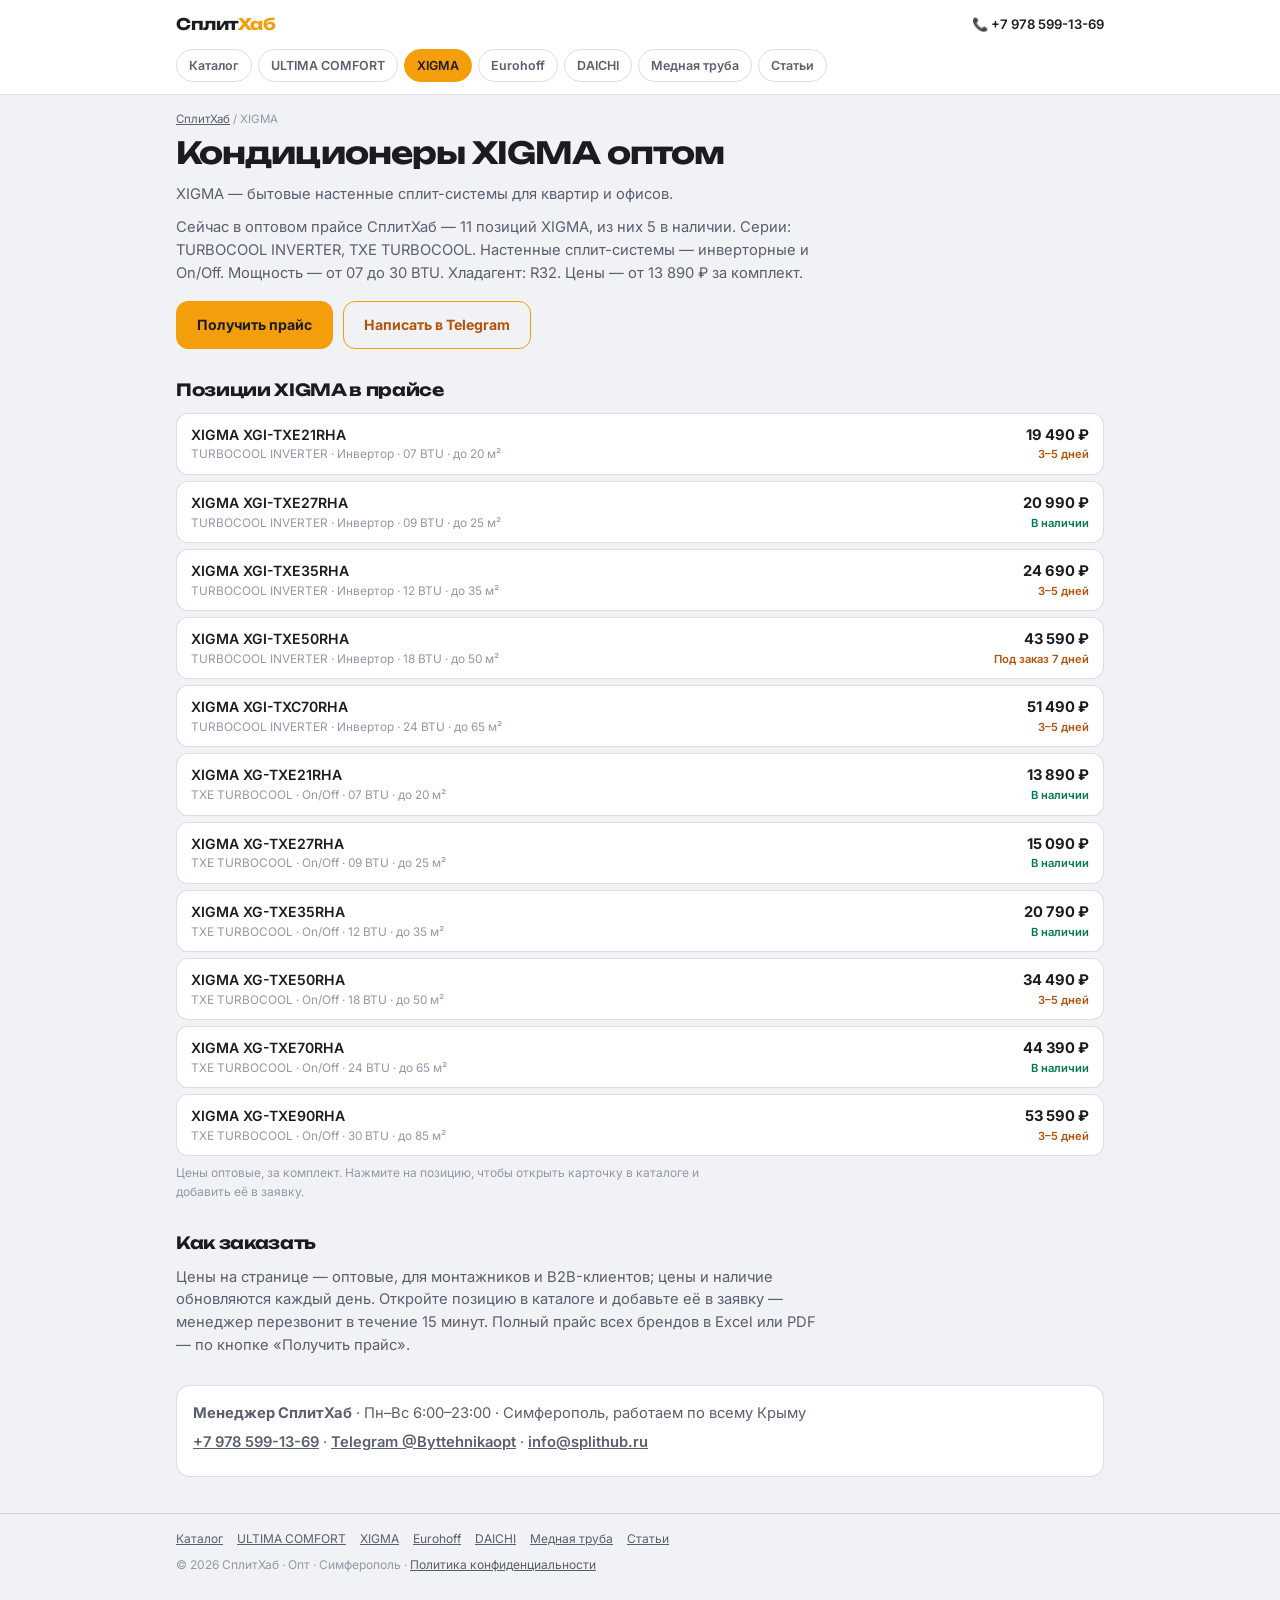
<file: xigma/index.html>
<!DOCTYPE html>
<html lang="ru">
<head>
<meta charset="UTF-8">
<meta name="viewport" content="width=device-width, initial-scale=1.0">
<title>Кондиционеры XIGMA оптом в Симферополе — прайс для монтажников | СплитХаб</title>
<meta name="description" content="Кондиционеры XIGMA оптом в Симферополе и по Крыму: 11 позиций, цены от 13 890 ₽, наличие на складе. Оптовый прайс для монтажников и B2B.">
<meta name="robots" content="index, follow">
<link rel="canonical" href="https://splithub.ru/xigma/">
<meta property="og:type" content="website">
<meta property="og:url" content="https://splithub.ru/xigma/">
<meta property="og:title" content="Кондиционеры XIGMA оптом — СплитХаб">
<meta property="og:description" content="Кондиционеры XIGMA оптом в Симферополе и по Крыму: 11 позиций, цены от 13 890 ₽, наличие на складе. Оптовый прайс для монтажников и B2B.">
<meta property="og:image" content="https://splithub.ru/apple-touch-icon.png">
<link rel="icon" type="image/png" sizes="32x32" href="/assets/icons/favicon-32x32.png">
<link rel="icon" href="/favicon.ico" sizes="48x48">
<link rel="apple-touch-icon" sizes="180x180" href="/apple-touch-icon.png">
<link rel="preconnect" href="https://fonts.googleapis.com">
<link href="https://fonts.googleapis.com/css2?family=Unbounded:wght@600;700&family=Inter:wght@400;600;700&display=swap" rel="stylesheet">
<style>:root{--bg:#F0F2F5;--card:#fff;--text:#1A1C22;--text2:#5A5F6E;--text3:#9298A8;--amber:#F59E0B;--amber-d:#B45309;--green:#047857;--line:rgba(150,160,180,.35);--tg:#229ED9}
@media (prefers-color-scheme:dark){:root:not([data-theme="light"]){--bg:#14161B;--card:#1E2128;--text:#F1F3F7;--text2:#B4BAC7;--text3:#8A91A0;--amber:#F59E0B;--amber-d:#FBBF24;--green:#34D399;--line:rgba(120,130,150,.35)}}
:root[data-theme="dark"]{--bg:#14161B;--card:#1E2128;--text:#F1F3F7;--text2:#B4BAC7;--text3:#8A91A0;--amber:#F59E0B;--amber-d:#FBBF24;--green:#34D399;--line:rgba(120,130,150,.35)}
*,*::before,*::after{margin:0;padding:0;box-sizing:border-box}
body{font-family:'Inter',system-ui,sans-serif;background:var(--bg);color:var(--text);line-height:1.55;overflow-x:hidden}
a{color:inherit}
.wrap{max-width:960px;margin:0 auto;padding:0 16px}
header{border-bottom:1px solid var(--line);background:var(--card)}
.top{display:flex;align-items:center;justify-content:space-between;gap:12px;padding:12px 0}
.logo{font-family:'Unbounded',sans-serif;font-weight:700;font-size:1rem;letter-spacing:-.03em;text-decoration:none}
.logo em{font-style:normal;color:var(--amber)}
.top-ph{font-size:.82rem;font-weight:600;text-decoration:none;white-space:nowrap}
.menu{display:flex;gap:6px;overflow-x:auto;padding:0 0 12px;scrollbar-width:none}
.menu::-webkit-scrollbar{display:none}
.menu a{flex:0 0 auto;font-size:.78rem;font-weight:600;text-decoration:none;padding:6px 12px;border:1px solid var(--line);border-radius:999px;color:var(--text2)}
.menu a[aria-current]{background:var(--amber);border-color:var(--amber);color:#1A1C22}
.crumbs{font-size:.72rem;color:var(--text3);padding:16px 0 6px}
.crumbs a{color:var(--text2)}
h1{font-family:'Unbounded',sans-serif;font-size:clamp(1.3rem,4.6vw,1.9rem);line-height:1.2;letter-spacing:-.03em;margin:0 0 12px}
h2{font-family:'Unbounded',sans-serif;font-size:1.05rem;letter-spacing:-.02em;margin:28px 0 10px}
p{color:var(--text2);font-size:.92rem;margin:0 0 10px;max-width:72ch}
.cta{display:flex;flex-wrap:wrap;gap:10px;margin:16px 0 4px}
.btn{display:inline-flex;align-items:center;justify-content:center;font-weight:700;font-size:.88rem;padding:12px 20px;border-radius:12px;text-decoration:none;border:1.5px solid var(--amber)}
.btn-main{background:var(--amber);color:#1A1C22}
.btn-ghost{color:var(--amber-d)}
.rows{list-style:none;display:flex;flex-direction:column;gap:6px;margin:6px 0 0}
.row{display:flex;align-items:center;justify-content:space-between;gap:12px;background:var(--card);border:1px solid var(--line);border-radius:12px;padding:10px 14px}
.row-main{display:flex;flex-direction:column;min-width:0;text-decoration:none}
.row-name{font-weight:600;font-size:.88rem;overflow-wrap:anywhere}
.row-main:hover .row-name{color:var(--amber-d)}
.row-meta{font-size:.74rem;color:var(--text3)}
.row-side{display:flex;flex-direction:column;align-items:flex-end;flex:0 0 auto;text-align:right}
.row-price{font-weight:700;font-size:.92rem;white-space:nowrap}
.row-stock{font-size:.7rem;font-weight:600;white-space:nowrap}
.row-stock.in{color:var(--green)}
.row-stock.wait{color:var(--amber-d)}
.row-stock.out{color:var(--text3)}
.note{font-size:.75rem;color:var(--text3);margin-top:8px}
.contacts{background:var(--card);border:1px solid var(--line);border-radius:14px;padding:16px;margin:28px 0 0}
.contacts p{margin-bottom:6px}
.contacts a{font-weight:600}
footer{border-top:1px solid var(--line);margin-top:36px;padding:16px 0 28px;font-size:.75rem;color:var(--text3)}
footer nav{display:flex;flex-wrap:wrap;gap:6px 14px;margin-bottom:8px}
footer a{color:var(--text2)}
@media (max-width:420px){.row{padding:10px 12px}.row-name{font-size:.84rem}}</style>
<script type="application/ld+json">
{
 "@context": "https://schema.org",
 "@graph": [
  {
   "@type": "Organization",
   "@id": "https://splithub.ru/#org",
   "name": "СплитХаб",
   "url": "https://splithub.ru/"
  },
  {
   "@type": "BreadcrumbList",
   "itemListElement": [
    {
     "@type": "ListItem",
     "position": 1,
     "name": "СплитХаб",
     "item": "https://splithub.ru/"
    },
    {
     "@type": "ListItem",
     "position": 2,
     "name": "Кондиционеры XIGMA оптом",
     "item": "https://splithub.ru/xigma/"
    }
   ]
  },
  {
   "@type": "ItemList",
   "@id": "https://splithub.ru/xigma/#list",
   "name": "Кондиционеры XIGMA оптом",
   "url": "https://splithub.ru/xigma/",
   "numberOfItems": 11,
   "itemListElement": [
    {
     "@type": "ListItem",
     "position": 1,
     "item": {
      "@type": "Product",
      "name": "XIGMA XGI-TXE21RHA",
      "sku": "xigma-txe-inv-07-437",
      "url": "https://splithub.ru/?p=1437",
      "offers": {
       "@type": "Offer",
       "price": "19490",
       "priceCurrency": "RUB",
       "availability": "https://schema.org/BackOrder",
       "url": "https://splithub.ru/?p=1437",
       "seller": {
        "@id": "https://splithub.ru/#org"
       }
      },
      "brand": {
       "@type": "Brand",
       "name": "XIGMA"
      },
      "description": "TXE INVERTER Инвертор 7 BTU · до 20 м²"
     }
    },
    {
     "@type": "ListItem",
     "position": 2,
     "item": {
      "@type": "Product",
      "name": "XIGMA XGI-TXE27RHA",
      "sku": "xigma-txe-inv-09-438",
      "url": "https://splithub.ru/?p=1438",
      "offers": {
       "@type": "Offer",
       "price": "20990",
       "priceCurrency": "RUB",
       "availability": "https://schema.org/InStock",
       "url": "https://splithub.ru/?p=1438",
       "seller": {
        "@id": "https://splithub.ru/#org"
       }
      },
      "brand": {
       "@type": "Brand",
       "name": "XIGMA"
      },
      "description": "TXE INVERTER Инвертор 9 BTU · до 25 м²"
     }
    },
    {
     "@type": "ListItem",
     "position": 3,
     "item": {
      "@type": "Product",
      "name": "XIGMA XGI-TXE35RHA",
      "sku": "xigma-txe-inv-12-439",
      "url": "https://splithub.ru/?p=1439",
      "offers": {
       "@type": "Offer",
       "price": "24690",
       "priceCurrency": "RUB",
       "availability": "https://schema.org/BackOrder",
       "url": "https://splithub.ru/?p=1439",
       "seller": {
        "@id": "https://splithub.ru/#org"
       }
      },
      "brand": {
       "@type": "Brand",
       "name": "XIGMA"
      },
      "description": "TXE INVERTER Инвертор 12 BTU · до 35 м²"
     }
    },
    {
     "@type": "ListItem",
     "position": 4,
     "item": {
      "@type": "Product",
      "name": "XIGMA XGI-TXE50RHA",
      "sku": "xigma-txe-inv-18-440",
      "url": "https://splithub.ru/?p=1440",
      "offers": {
       "@type": "Offer",
       "price": "43590",
       "priceCurrency": "RUB",
       "availability": "https://schema.org/BackOrder",
       "url": "https://splithub.ru/?p=1440",
       "seller": {
        "@id": "https://splithub.ru/#org"
       }
      },
      "brand": {
       "@type": "Brand",
       "name": "XIGMA"
      },
      "description": "TXE INVERTER Инвертор 18 BTU · до 50 м²"
     }
    },
    {
     "@type": "ListItem",
     "position": 5,
     "item": {
      "@type": "Product",
      "name": "XIGMA XGI-TXC70RHA",
      "sku": "xigma-txc-inv-24-445",
      "url": "https://splithub.ru/?p=1445",
      "offers": {
       "@type": "Offer",
       "price": "51490",
       "priceCurrency": "RUB",
       "availability": "https://schema.org/BackOrder",
       "url": "https://splithub.ru/?p=1445",
       "seller": {
        "@id": "https://splithub.ru/#org"
       }
      },
      "brand": {
       "@type": "Brand",
       "name": "XIGMA"
      },
      "description": "TXC INVERTER Инвертор 24 BTU · до 65 м²"
     }
    },
    {
     "@type": "ListItem",
     "position": 6,
     "item": {
      "@type": "Product",
      "name": "XIGMA XG-TXE21RHA",
      "sku": "xigma-txe-07-456",
      "url": "https://splithub.ru/?p=1456",
      "offers": {
       "@type": "Offer",
       "price": "13890",
       "priceCurrency": "RUB",
       "availability": "https://schema.org/InStock",
       "url": "https://splithub.ru/?p=1456",
       "seller": {
        "@id": "https://splithub.ru/#org"
       }
      },
      "brand": {
       "@type": "Brand",
       "name": "XIGMA"
      },
      "description": "TXE On/Off 7 BTU · до 20 м²"
     }
    },
    {
     "@type": "ListItem",
     "position": 7,
     "item": {
      "@type": "Product",
      "name": "XIGMA XG-TXE27RHA",
      "sku": "xigma-txe-09-457",
      "url": "https://splithub.ru/?p=1457",
      "offers": {
       "@type": "Offer",
       "price": "15090",
       "priceCurrency": "RUB",
       "availability": "https://schema.org/InStock",
       "url": "https://splithub.ru/?p=1457",
       "seller": {
        "@id": "https://splithub.ru/#org"
       }
      },
      "brand": {
       "@type": "Brand",
       "name": "XIGMA"
      },
      "description": "TXE On/Off 9 BTU · до 25 м²"
     }
    },
    {
     "@type": "ListItem",
     "position": 8,
     "item": {
      "@type": "Product",
      "name": "XIGMA XG-TXE35RHA",
      "sku": "xigma-txe-12-458",
      "url": "https://splithub.ru/?p=1458",
      "offers": {
       "@type": "Offer",
       "price": "20790",
       "priceCurrency": "RUB",
       "availability": "https://schema.org/InStock",
       "url": "https://splithub.ru/?p=1458",
       "seller": {
        "@id": "https://splithub.ru/#org"
       }
      },
      "brand": {
       "@type": "Brand",
       "name": "XIGMA"
      },
      "description": "TXE On/Off 12 BTU · до 35 м²"
     }
    },
    {
     "@type": "ListItem",
     "position": 9,
     "item": {
      "@type": "Product",
      "name": "XIGMA XG-TXE50RHA",
      "sku": "xigma-txe-18-459",
      "url": "https://splithub.ru/?p=1459",
      "offers": {
       "@type": "Offer",
       "price": "34490",
       "priceCurrency": "RUB",
       "availability": "https://schema.org/BackOrder",
       "url": "https://splithub.ru/?p=1459",
       "seller": {
        "@id": "https://splithub.ru/#org"
       }
      },
      "brand": {
       "@type": "Brand",
       "name": "XIGMA"
      },
      "description": "TXE On/Off 18 BTU · до 50 м²"
     }
    },
    {
     "@type": "ListItem",
     "position": 10,
     "item": {
      "@type": "Product",
      "name": "XIGMA XG-TXE70RHA",
      "sku": "xigma-txe-24-460",
      "url": "https://splithub.ru/?p=1460",
      "offers": {
       "@type": "Offer",
       "price": "44390",
       "priceCurrency": "RUB",
       "availability": "https://schema.org/InStock",
       "url": "https://splithub.ru/?p=1460",
       "seller": {
        "@id": "https://splithub.ru/#org"
       }
      },
      "brand": {
       "@type": "Brand",
       "name": "XIGMA"
      },
      "description": "TXE On/Off 24 BTU · до 65 м²"
     }
    },
    {
     "@type": "ListItem",
     "position": 11,
     "item": {
      "@type": "Product",
      "name": "XIGMA XG-TXE90RHA",
      "sku": "xigma-txe-30-461",
      "url": "https://splithub.ru/?p=1461",
      "offers": {
       "@type": "Offer",
       "price": "53590",
       "priceCurrency": "RUB",
       "availability": "https://schema.org/BackOrder",
       "url": "https://splithub.ru/?p=1461",
       "seller": {
        "@id": "https://splithub.ru/#org"
       }
      },
      "brand": {
       "@type": "Brand",
       "name": "XIGMA"
      },
      "description": "TXE On/Off 30 BTU · до 85 м²"
     }
    }
   ]
  }
 ]
}
</script>
<!-- Yandex.Metrika counter -->
<script type="text/javascript">
    (function(m,e,t,r,i,k,a){
        m[i]=m[i]||function(){(m[i].a=m[i].a||[]).push(arguments)};
        m[i].l=1*new Date();
        for (var j = 0; j < document.scripts.length; j++) {if (document.scripts[j].src === r) { return; }}
        k=e.createElement(t),a=e.getElementsByTagName(t)[0],k.async=1,k.src=r,a.parentNode.insertBefore(k,a)
    })(window, document,'script','https://mc.yandex.ru/metrika/tag.js?id=109740770', 'ym');

    ym(109740770, 'init', {ssr:true, webvisor:true, clickmap:true, ecommerce:"dataLayer", referrer: document.referrer, url: location.href, accurateTrackBounce:true, trackLinks:true});
</script>
<noscript><div><img src="https://mc.yandex.ru/watch/109740770" style="position:absolute; left:-9999px;" alt="" /></div></noscript>
<!-- /Yandex.Metrika counter -->
</head>
<body>
<header>
  <div class="wrap">
    <div class="top">
      <a class="logo" href="/">Сплит<em>Хаб</em></a>
      <a class="top-ph" href="tel:+79785991369">&#128222; +7 978 599-13-69</a>
    </div>
    <nav class="menu" aria-label="Бренды и разделы">
    <a href="/">Каталог</a>
    <a href="/ultima-comfort/">ULTIMA COMFORT</a>
    <a href="/xigma/" aria-current="page">XIGMA</a>
    <a href="/eurohoff/">Eurohoff</a>
    <a href="/daichi/">DAICHI</a>
    <a href="/mednaya-truba/">Медная труба</a>
    <a href="/articles/">Статьи</a>
    </nav>
  </div>
</header>
<main class="wrap">
  <div class="crumbs"><a href="/">СплитХаб</a> / XIGMA</div>
  <h1>Кондиционеры XIGMA оптом</h1>
  <p>XIGMA — бытовые настенные сплит-системы для квартир и офисов.</p>
  <p>Сейчас в оптовом прайсе СплитХаб — 11 позиций XIGMA, из них 5 в наличии. Серии: TURBOCOOL INVERTER, TXE TURBOCOOL. Настенные сплит-системы — инверторные и On/Off. Мощность — от 07 до 30 BTU. Хладагент: R32. Цены — от 13 890 ₽ за комплект.</p>
  <div class="cta">
    <a class="btn btn-main" href="/?price=1">Получить прайс</a>
    <a class="btn btn-ghost" href="https://t.me/Byttehnikaopt" target="_blank" rel="noopener">Написать в Telegram</a>
  </div>
  <h2>Позиции XIGMA в прайсе</h2>
  <ul class="rows">
    <li class="row" data-sku="xigma-txe-inv-07-437">
      <a class="row-main" href="/?p=1437"><span class="row-name">XIGMA XGI-TXE21RHA</span><span class="row-meta">TURBOCOOL INVERTER · Инвертор · 07 BTU · до 20 м²</span></a>
      <div class="row-side"><span class="row-price"><span data-price>19 490</span>&nbsp;₽</span><span class="row-stock wait" data-stock>3–5 дней</span></div>
    </li>
    <li class="row" data-sku="xigma-txe-inv-09-438">
      <a class="row-main" href="/?p=1438"><span class="row-name">XIGMA XGI-TXE27RHA</span><span class="row-meta">TURBOCOOL INVERTER · Инвертор · 09 BTU · до 25 м²</span></a>
      <div class="row-side"><span class="row-price"><span data-price>20 990</span>&nbsp;₽</span><span class="row-stock in" data-stock>В наличии</span></div>
    </li>
    <li class="row" data-sku="xigma-txe-inv-12-439">
      <a class="row-main" href="/?p=1439"><span class="row-name">XIGMA XGI-TXE35RHA</span><span class="row-meta">TURBOCOOL INVERTER · Инвертор · 12 BTU · до 35 м²</span></a>
      <div class="row-side"><span class="row-price"><span data-price>24 690</span>&nbsp;₽</span><span class="row-stock wait" data-stock>3–5 дней</span></div>
    </li>
    <li class="row" data-sku="xigma-txe-inv-18-440">
      <a class="row-main" href="/?p=1440"><span class="row-name">XIGMA XGI-TXE50RHA</span><span class="row-meta">TURBOCOOL INVERTER · Инвертор · 18 BTU · до 50 м²</span></a>
      <div class="row-side"><span class="row-price"><span data-price>43 590</span>&nbsp;₽</span><span class="row-stock wait" data-stock>Под заказ 7 дней</span></div>
    </li>
    <li class="row" data-sku="xigma-txc-inv-24-445">
      <a class="row-main" href="/?p=1445"><span class="row-name">XIGMA XGI-TXC70RHA</span><span class="row-meta">TURBOCOOL INVERTER · Инвертор · 24 BTU · до 65 м²</span></a>
      <div class="row-side"><span class="row-price"><span data-price>51 490</span>&nbsp;₽</span><span class="row-stock wait" data-stock>3–5 дней</span></div>
    </li>
    <li class="row" data-sku="xigma-txe-07-456">
      <a class="row-main" href="/?p=1456"><span class="row-name">XIGMA XG-TXE21RHA</span><span class="row-meta">TXE TURBOCOOL · On/Off · 07 BTU · до 20 м²</span></a>
      <div class="row-side"><span class="row-price"><span data-price>13 890</span>&nbsp;₽</span><span class="row-stock in" data-stock>В наличии</span></div>
    </li>
    <li class="row" data-sku="xigma-txe-09-457">
      <a class="row-main" href="/?p=1457"><span class="row-name">XIGMA XG-TXE27RHA</span><span class="row-meta">TXE TURBOCOOL · On/Off · 09 BTU · до 25 м²</span></a>
      <div class="row-side"><span class="row-price"><span data-price>15 090</span>&nbsp;₽</span><span class="row-stock in" data-stock>В наличии</span></div>
    </li>
    <li class="row" data-sku="xigma-txe-12-458">
      <a class="row-main" href="/?p=1458"><span class="row-name">XIGMA XG-TXE35RHA</span><span class="row-meta">TXE TURBOCOOL · On/Off · 12 BTU · до 35 м²</span></a>
      <div class="row-side"><span class="row-price"><span data-price>20 790</span>&nbsp;₽</span><span class="row-stock in" data-stock>В наличии</span></div>
    </li>
    <li class="row" data-sku="xigma-txe-18-459">
      <a class="row-main" href="/?p=1459"><span class="row-name">XIGMA XG-TXE50RHA</span><span class="row-meta">TXE TURBOCOOL · On/Off · 18 BTU · до 50 м²</span></a>
      <div class="row-side"><span class="row-price"><span data-price>34 490</span>&nbsp;₽</span><span class="row-stock wait" data-stock>3–5 дней</span></div>
    </li>
    <li class="row" data-sku="xigma-txe-24-460">
      <a class="row-main" href="/?p=1460"><span class="row-name">XIGMA XG-TXE70RHA</span><span class="row-meta">TXE TURBOCOOL · On/Off · 24 BTU · до 65 м²</span></a>
      <div class="row-side"><span class="row-price"><span data-price>44 390</span>&nbsp;₽</span><span class="row-stock in" data-stock>В наличии</span></div>
    </li>
    <li class="row" data-sku="xigma-txe-30-461">
      <a class="row-main" href="/?p=1461"><span class="row-name">XIGMA XG-TXE90RHA</span><span class="row-meta">TXE TURBOCOOL · On/Off · 30 BTU · до 85 м²</span></a>
      <div class="row-side"><span class="row-price"><span data-price>53 590</span>&nbsp;₽</span><span class="row-stock wait" data-stock>3–5 дней</span></div>
    </li>
  </ul>
  <p class="note">Цены оптовые, за комплект. Нажмите на позицию, чтобы открыть карточку в каталоге и добавить её в заявку.</p>
  <h2>Как заказать</h2>
  <p>Цены на странице — оптовые, для монтажников и B2B-клиентов; цены и наличие обновляются каждый день. Откройте позицию в каталоге и добавьте её в заявку — менеджер перезвонит в течение 15 минут. Полный прайс всех брендов в Excel или PDF — по кнопке «Получить прайс».</p>
  <div class="contacts">
    <p><b>Менеджер СплитХаб</b> · Пн–Вс 6:00–23:00 · Симферополь, работаем по всему Крыму</p>
    <p><a href="tel:+79785991369">+7 978 599-13-69</a> · <a href="https://t.me/Byttehnikaopt" target="_blank" rel="noopener">Telegram @Byttehnikaopt</a> · <a href="mailto:info@splithub.ru">info@splithub.ru</a></p>
  </div>
</main>
<footer>
  <div class="wrap">
    <nav aria-label="Разделы сайта">
    <a href="/">Каталог</a>
    <a href="/ultima-comfort/">ULTIMA COMFORT</a>
    <a href="/xigma/" aria-current="page">XIGMA</a>
    <a href="/eurohoff/">Eurohoff</a>
    <a href="/daichi/">DAICHI</a>
    <a href="/mednaya-truba/">Медная труба</a>
    <a href="/articles/">Статьи</a>
    </nav>
    <div>&copy; 2026 СплитХаб · Опт · Симферополь · <a href="/privacy/">Политика конфиденциальности</a></div>
  </div>
</footer>
<script>(function(){
  try{
    fetch('/api/admin.php?action=products_overrides_public').then(function(r){return r.json();}).then(function(d){
      if(!d||!d.ok||!d.overrides) return;
      document.querySelectorAll('.row[data-sku]').forEach(function(row){
        var ov=d.overrides[row.getAttribute('data-sku')];
        if(!ov) return;
        if(ov.active===0||ov.active==='0'){ row.style.display='none'; return; }
        if(ov.price){ row.querySelector('[data-price]').textContent=Number(ov.price).toLocaleString('ru-RU'); }
        if(ov.stockLabel){ row.querySelector('[data-stock]').textContent=ov.stockLabel; }
      });
    }).catch(function(){});
  }catch(e){}
})();</script>
</body>
</html>
</file>
